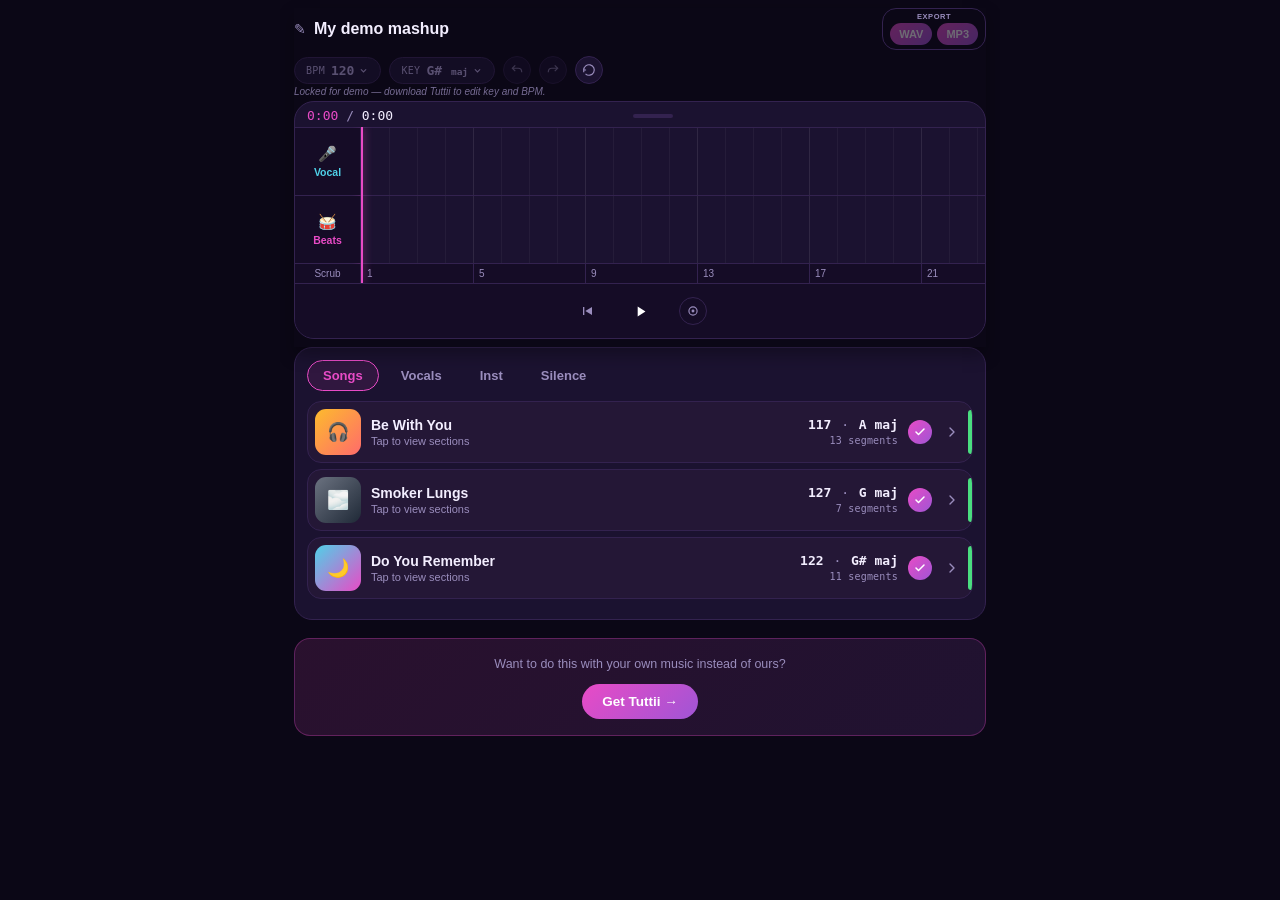
<file: index.html>
<!DOCTYPE html>
<html lang="en">
<head>
<meta charset="UTF-8" />
<meta name="viewport" content="width=device-width, initial-scale=1.0" />
<title>Tuttii — Try the Editor</title>
<link rel="icon" href="data:image/svg+xml,%3Csvg xmlns='http://www.w3.org/2000/svg' viewBox='0 0 32 32'%3E%3Cdefs%3E%3ClinearGradient id='g' x1='0' y1='0' x2='1' y2='1'%3E%3Cstop offset='0' stop-color='%23E84BC6'/%3E%3Cstop offset='1' stop-color='%23A055D5'/%3E%3C/linearGradient%3E%3C/defs%3E%3Crect width='32' height='32' rx='8' fill='%230B0716'/%3E%3Ccircle cx='16' cy='16' r='10' fill='url(%23g)'/%3E%3C/svg%3E" />
<link rel="stylesheet" href="./src/style.css" />
<script>
  // Set before first paint (not in main.js, which runs after parsing) so an
  // embedded page never flashes the standalone fixed-height shell first.
  if (window.self !== window.top) document.documentElement.classList.add("embedded");
</script>
</head>
<body>

<div class="app">

  <div class="app-top">

  <div class="header">
    <div class="title-row">
      <span class="pencil">✎</span>
      <input class="title-input" id="titleInput" value="My demo mashup" />
    </div>
    <div class="export-group">
      <span class="export-caption">Export</span>
      <div class="export-buttons">
        <button class="export-btn small" id="exportWavBtn">WAV</button>
        <button class="export-btn small" id="exportMp3Btn">MP3</button>
      </div>
    </div>
  </div>

  <div class="toolbar-row">
    <div class="toolbar-pill locked">BPM <b>120</b> <svg class="pill-chevron" viewBox="0 0 24 24" fill="none" stroke="currentColor" stroke-width="2.5" stroke-linecap="round"><path d="M7 10l5 5 5-5"/></svg></div>
    <div class="toolbar-pill locked">KEY <b>G# <span class="key-qual">maj</span></b> <svg class="pill-chevron" viewBox="0 0 24 24" fill="none" stroke="currentColor" stroke-width="2.5" stroke-linecap="round"><path d="M7 10l5 5 5-5"/></svg></div>
    <div class="icon-circle" id="undoBtn" title="Undo">
      <svg viewBox="0 0 24 24" fill="none" stroke="currentColor" stroke-width="2"><path d="M9 14L4 9l5-5"/><path d="M4 9h10a6 6 0 016 6v1"/></svg>
    </div>
    <div class="icon-circle" id="redoBtn" title="Redo">
      <svg viewBox="0 0 24 24" fill="none" stroke="currentColor" stroke-width="2"><path d="M15 14l5-5-5-5"/><path d="M20 9H10a6 6 0 00-6 6v1"/></svg>
    </div>
    <div class="icon-circle" id="resetBtn" title="Reset arrangement">
      <svg viewBox="0 0 24 24" fill="none" stroke="currentColor" stroke-width="2"><path d="M3 12a9 9 0 1 1 3 6.7"/><path d="M3 16v-4h4"/></svg>
    </div>
  </div>
  <p class="lock-caption">Locked for demo — download Tuttii to edit key and BPM.</p>

  <div class="timeline-wrap">
    <div class="time-header">
      <div class="time-readout"><span class="cur" id="timeCur">0:00</span> <span class="sep">/</span> <span id="timeTotal">0:00</span></div>
      <div class="grabber"></div>
      <div class="spacer"></div>
    </div>

    <div class="scroll-area" id="scrollArea">
      <div class="scroll-inner" id="scrollInner">
        <div class="row" id="vocalRow">
          <div class="row-label vocal">
            <span class="icon">🎤</span><span>Vocal</span>
          </div>
          <div class="row-lane" id="vocalLane" data-track="vocal">
            <div class="empty-state" id="vocalEmpty"></div>
          </div>
        </div>
        <div class="row" id="beatsRow">
          <div class="row-label beats">
            <span class="icon">🥁</span><span>Beats</span>
          </div>
          <div class="row-lane beats" id="beatsLane" data-track="beats">
            <div class="empty-state" id="beatsEmpty"></div>
          </div>
        </div>
        <div class="scrub-row">
          <div class="scrub-label">Scrub</div>
          <div class="scrub-lane" id="scrubLane"></div>
        </div>
        <div class="playhead" id="playhead" style="left:0;"></div>
      </div>
    </div>

    <div class="transport">
      <button class="side-btn" id="skipStartBtn" title="Jump to start">
        <svg viewBox="0 0 24 24" fill="currentColor"><path d="M6 6h2v12H6zM9.5 12l10 6V6z"/></svg>
      </button>
      <button class="play-btn" id="playBtn">
        <svg id="playIcon" viewBox="0 0 24 24"><path d="M8 5v14l11-7z"/></svg>
      </button>
      <button class="side-btn locate-btn" id="locateBtn" title="Center on playhead">
        <svg viewBox="0 0 24 24" fill="none" stroke="currentColor" stroke-width="2"><circle cx="12" cy="12" r="7"/><circle cx="12" cy="12" r="1.5" fill="currentColor"/></svg>
      </button>
    </div>
  </div>

  </div>

  <div class="inspector" id="inspector">
    <div class="inspector-head">
      <div class="insp-bar">
        <span class="insp-eyebrow">Clip</span>
        <div class="insp-actions">
          <button class="insp-icon-btn" id="duplicateClip" title="Duplicate">
            <svg viewBox="0 0 24 24" fill="none" stroke="currentColor" stroke-width="2" stroke-linecap="round" stroke-linejoin="round"><rect x="8" y="8" width="13" height="13" rx="2"/><path d="M16 8V5a2 2 0 0 0-2-2H5a2 2 0 0 0-2 2v9a2 2 0 0 0 2 2h3"/></svg>
          </button>
          <span class="insp-divider"></span>
          <button class="insp-icon-btn delete" id="deleteClip" title="Delete">
            <svg viewBox="0 0 24 24" fill="none" stroke="currentColor" stroke-width="2" stroke-linecap="round" stroke-linejoin="round"><path d="M3 6h18"/><path d="M8 6V4a2 2 0 0 1 2-2h4a2 2 0 0 1 2 2v2"/><path d="M19 6l-1 14a2 2 0 0 1-2 2H8a2 2 0 0 1-2-2L5 6"/></svg>
          </button>
        </div>
      </div>
      <button class="insp-close" id="closeInsp" title="Close">
        <svg viewBox="0 0 24 24" fill="none" stroke="currentColor" stroke-width="2" stroke-linecap="round"><path d="M6 6l12 12M18 6L6 18"/></svg>
      </button>
    </div>
    <div class="vol-row">
      <svg class="vol-icon" viewBox="0 0 24 24" fill="none" stroke="currentColor" stroke-width="2" stroke-linecap="round" stroke-linejoin="round"><path d="M9 18V5l12-2v13"/><circle cx="6" cy="18" r="3"/><circle cx="18" cy="16" r="3"/></svg>
      <input type="range" id="volSlider" min="0" max="100" value="100" />
      <span class="vol-val" id="volVal">100%</span>
    </div>
    <p class="hint">Drag the middle to move it. Drag either edge to trim — pull past the section's original end to extend it.</p>
  </div>

  <div class="app-scroll">

  <div class="library">
    <div class="library-tabs" id="libraryTabs">
      <button class="lib-tab active" data-tab="songs">Songs</button>
      <button class="lib-tab" data-tab="vocals">Vocals</button>
      <button class="lib-tab" data-tab="inst">Inst</button>
      <button class="lib-tab" data-tab="silence">Silence</button>
    </div>
    <div id="songLibrary"></div>
  </div>

  <div class="cta">
    <p>Want to do this with your own music instead of ours?</p>
    <a href="https://tuttii.app/#beta-signup" id="ctaLink" target="_blank" rel="noopener noreferrer">Get Tuttii →</a>
  </div>

  </div>

  <div id="errBanner" style="display:none; position:fixed; left:12px; right:12px; bottom:12px; background:#3a0d1e; border:1px solid #ff7a9c; color:#ffd6e2; font-size:11.5px; padding:10px 12px; border-radius:12px; z-index:9999; line-height:1.5;"></div>

</div>

<script type="module" src="./src/main.js"></script>
</body>
</html>
</file>
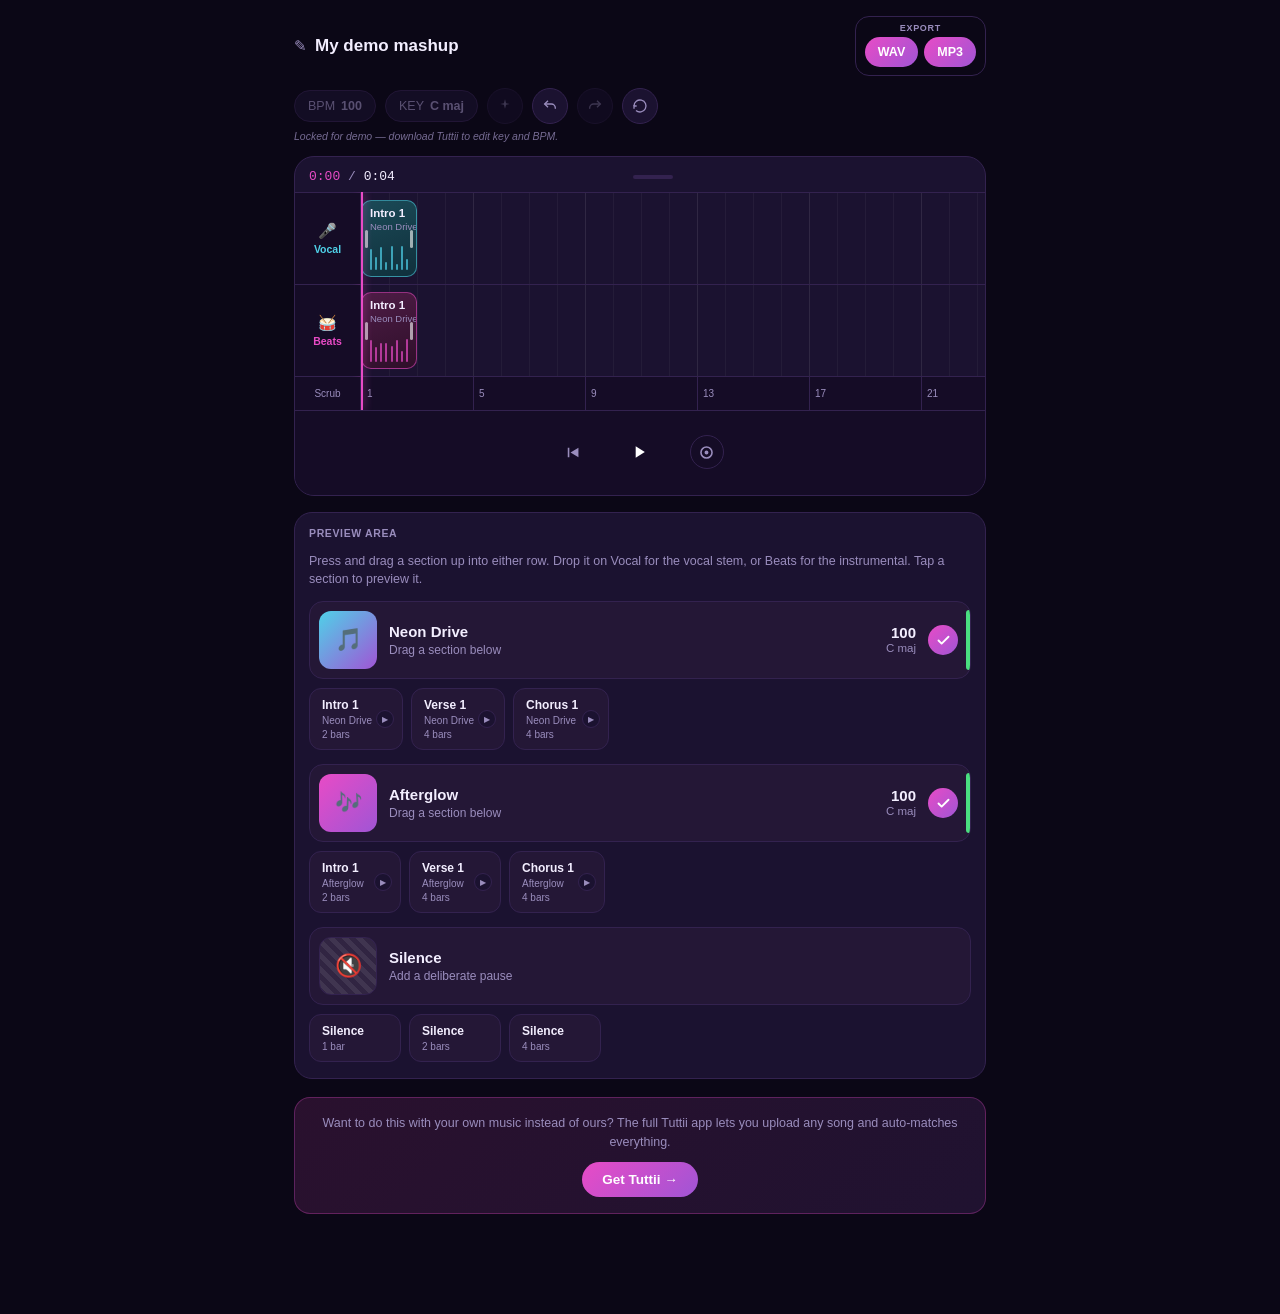
<file: tuttii-mini-editor.html>
<!DOCTYPE html>
<html lang="en">
<head>
<meta charset="UTF-8" />
<meta name="viewport" content="width=device-width, initial-scale=1.0" />
<title>Tuttii — Try the Editor</title>
<style>
  :root {
    --ink: #0B0716;
    --ink-2: #150C26;
    --panel: #1B1230;
    --panel-2: #241736;
    --violet: #A055D5;
    --pink: #E84BC6;
    --cyan: #4FD1E8;
    --text: #F3EEFF;
    --text-dim: #9A8DBD;
    --border: #33224F;
    --label-w: 66px;
  }
  * { box-sizing: border-box; -webkit-tap-highlight-color: transparent; }
  html, body {
    margin: 0; padding: 0;
    background: var(--ink);
    color: var(--text);
    font-family: -apple-system, BlinkMacSystemFont, "Segoe UI", Inter, sans-serif;
    overscroll-behavior: none;
  }
  .app {
    max-width: 720px;
    margin: 0 auto;
    padding: 16px 14px 100px;
    min-height: 100vh;
  }

  /* Header */
  .header {
    display: flex;
    align-items: center;
    justify-content: space-between;
    gap: 10px;
    margin-bottom: 12px;
  }
  .title-row { display: flex; align-items: center; gap: 8px; flex: 1; min-width: 0; }
  .pencil { color: var(--text-dim); font-size: 15px; flex-shrink: 0; }
  .title-input {
    background: none;
    border: none;
    color: var(--text);
    font-size: 17px;
    font-weight: 700;
    width: 100%;
    min-width: 0;
    padding: 4px 0;
    font-family: inherit;
  }
  .title-input:focus { outline: none; border-bottom: 1px solid var(--violet); }
  .export-btn {
    background: linear-gradient(135deg, var(--pink), var(--violet));
    color: white;
    border: none;
    padding: 9px 18px;
    border-radius: 999px;
    font-weight: 600;
    font-size: 13.5px;
    cursor: pointer;
    white-space: nowrap;
    flex-shrink: 0;
  }
  .export-btn:disabled { opacity: 0.4; cursor: default; }
  .export-btn:active { transform: scale(0.97); }
  .export-group {
    display: flex;
    flex-direction: column;
    align-items: center;
    gap: 4px;
    padding: 6px 9px 8px;
    border: 1px solid var(--border);
    border-radius: 14px;
    flex-shrink: 0;
  }
  .export-caption {
    font-size: 9px;
    text-transform: uppercase;
    letter-spacing: 0.08em;
    color: var(--text-dim);
    font-weight: 700;
  }
  .export-buttons { display: flex; gap: 6px; }
  .export-btn.small { padding: 8px 13px; font-size: 12.5px; }

  .toolbar-row {
    display: flex;
    align-items: center;
    gap: 9px;
    margin-bottom: 14px;
  }
  .toolbar-pill {
    background: var(--panel);
    border: 1px solid var(--border);
    border-radius: 999px;
    padding: 8px 13px;
    font-size: 12.5px;
    color: var(--text-dim);
    display: flex;
    align-items: center;
    gap: 6px;
    cursor: default;
  }
  .toolbar-pill b { color: var(--text); font-weight: 600; }
  .toolbar-pill.locked { opacity: 0.55; }
  .toolbar-pill.locked b { color: var(--text-dim); }
  .icon-circle {
    width: 36px; height: 36px;
    border-radius: 50%;
    background: var(--panel);
    border: 1px solid var(--border);
    display: flex; align-items: center; justify-content: center;
    cursor: pointer;
    flex-shrink: 0;
    color: var(--text-dim);
  }
  .icon-circle:active { transform: scale(0.94); }
  .icon-circle.disabled { opacity: 0.35; cursor: default; }
  .icon-circle.disabled:active { transform: none; }
  .icon-circle svg { width: 16px; height: 16px; }

  .lock-caption {
    font-size: 10.5px;
    font-style: italic;
    color: var(--text-dim);
    opacity: 0.75;
    margin: -8px 0 14px;
  }

  /* Timeline card */
  .timeline-wrap {
    background: var(--panel);
    border: 1px solid var(--border);
    border-radius: 20px;
    overflow: hidden;
    margin-bottom: 16px;
  }
  .time-header {
    display: flex;
    align-items: center;
    justify-content: space-between;
    padding: 12px 14px 8px;
  }
  .time-readout {
    font-size: 13px;
    font-family: ui-monospace, "SF Mono", Menlo, monospace;
  }
  .time-readout .cur { color: var(--pink); }
  .time-readout .sep { color: var(--text-dim); }
  .grabber {
    width: 40px; height: 4px;
    border-radius: 2px;
    background: var(--border);
  }
  .time-header .spacer { width: 60px; }

  .scroll-area {
    overflow-x: auto;
    overflow-y: hidden;
    -webkit-overflow-scrolling: touch;
  }
  .scroll-inner {
    position: relative;
  }

  .row {
    display: flex;
    height: 92px;
    border-top: 1px solid var(--border);
  }
  .row-label {
    position: sticky;
    left: 0;
    z-index: 3;
    width: var(--label-w);
    flex-shrink: 0;
    display: flex;
    flex-direction: column;
    align-items: center;
    justify-content: center;
    gap: 3px;
    background: var(--ink-2);
    border-right: 1px solid var(--border);
    font-size: 10.5px;
    font-weight: 700;
  }
  .row-label .icon { font-size: 15px; }
  .row-label.vocal { color: var(--cyan); }
  .row-label.beats { color: var(--pink); }
  .row-lane {
    position: relative;
    flex-shrink: 0;
  }
  .bar-line {
    position: absolute;
    top: 0; bottom: 0;
    border-left: 1px solid rgba(255,255,255,0.045);
  }
  .bar-line.major { border-left-color: rgba(255,255,255,0.09); }

  .row-lane.drop-valid { background: rgba(79,209,232,0.06); }
  .row-lane.beats.drop-valid { background: rgba(232,75,198,0.06); }
  .row-lane.drop-invalid { background: rgba(255,90,90,0.06); }

  .scrub-row {
    display: flex;
    height: 34px;
    border-top: 1px solid var(--border);
    background: var(--ink-2);
  }
  .scrub-label {
    position: sticky;
    left: 0;
    z-index: 3;
    width: var(--label-w);
    flex-shrink: 0;
    display: flex;
    align-items: center;
    justify-content: center;
    font-size: 10px;
    color: var(--text-dim);
    background: var(--ink-2);
    border-right: 1px solid var(--border);
  }
  .scrub-lane {
    position: relative;
    flex-shrink: 0;
    cursor: pointer;
  }
  .scrub-tick {
    position: absolute;
    top: 0; bottom: 0;
    display: flex;
    align-items: center;
    font-size: 10px;
    color: var(--text-dim);
    padding-left: 5px;
    border-left: 1px solid var(--border);
  }

  .playhead {
    position: absolute;
    top: 0; bottom: 0;
    width: 2px;
    background: var(--pink);
    box-shadow: 0 0 8px rgba(232,75,198,0.85);
    z-index: 2;
    pointer-events: none;
  }

  .clip {
    position: absolute;
    top: 7px;
    bottom: 7px;
    border-radius: 10px;
    padding: 6px 8px;
    overflow: hidden;
    cursor: grab;
    touch-action: none;
    user-select: none;
    display: flex;
    flex-direction: column;
    justify-content: flex-start;
    z-index: 1;
  }
  .clip.vocal {
    background: linear-gradient(160deg, #1B4A57, #10303C);
    border: 1px solid rgba(79,209,232,0.55);
  }
  .clip.beats {
    background: linear-gradient(160deg, #4E1C46, #2E0F29);
    border: 1px solid rgba(232,75,198,0.55);
  }
  .clip.selected.vocal { border-color: var(--cyan); box-shadow: 0 0 0 2px rgba(79,209,232,0.35); }
  .clip.selected.beats { border-color: var(--pink); box-shadow: 0 0 0 2px rgba(232,75,198,0.35); }
  .clip.silence {
    background: repeating-linear-gradient(45deg, rgba(255,255,255,0.03), rgba(255,255,255,0.03) 6px, rgba(255,255,255,0.07) 6px, rgba(255,255,255,0.07) 12px);
    border: 1px dashed var(--text-dim);
  }
  .clip.silence .clip-name, .clip.silence .clip-sub { color: var(--text-dim); }
  .clip.silence.selected { border-color: var(--text); box-shadow: 0 0 0 2px rgba(255,255,255,0.18); }
  .clip-name { font-size: 11.5px; font-weight: 700; line-height: 1.2; white-space: nowrap; }
  .clip-sub { font-size: 9.5px; color: var(--text-dim); white-space: nowrap; }
  .clip-wave {
    display: flex;
    align-items: flex-end;
    justify-content: space-between;
    height: 26px;
    margin-top: auto;
  }
  .clip.vocal .clip-wave span { background: rgba(79,209,232,0.7); }
  .clip.beats .clip-wave span { background: rgba(232,75,198,0.7); }
  .clip-wave span { width: 2px; flex-shrink: 0; border-radius: 1px; }

  .handle {
    position: absolute;
    top: 0; bottom: 0;
    width: 9px;
    cursor: ew-resize;
    touch-action: none;
    display: flex;
    align-items: center;
    justify-content: center;
  }
  .handle.left { left: 0; }
  .handle.right { right: 0; }
  .handle::after {
    content: '';
    width: 2.5px;
    height: 18px;
    border-radius: 2px;
    background: rgba(255,255,255,0.6);
  }

  /* Transport */
  .transport {
    display: flex;
    align-items: center;
    justify-content: center;
    gap: 24px;
    padding: 14px 0 16px;
    border-top: 1px solid var(--border);
    background: var(--ink-2);
  }
  .transport button {
    background: none;
    border: none;
    color: var(--text-dim);
    cursor: pointer;
    display: flex;
    align-items: center;
    justify-content: center;
  }
  .transport button:active { transform: scale(0.92); }
  .transport .side-btn svg { width: 19px; height: 19px; }
  .play-btn {
    width: 54px; height: 54px;
    border-radius: 50%;
    background: linear-gradient(135deg, var(--pink), var(--violet));
  }
  .play-btn svg { width: 20px; height: 20px; fill: white; }
  .locate-btn {
    width: 34px; height: 34px;
    border-radius: 50%;
    border: 1px solid var(--border) !important;
  }
  .locate-btn svg { width: 15px; height: 15px; }

  /* Clip inspector */
  .inspector {
    position: fixed;
    left: 12px; right: 12px; bottom: 12px;
    max-width: 692px;
    margin: 0 auto;
    background: var(--panel-2);
    border: 1px solid var(--border);
    border-radius: 16px;
    padding: 14px 16px;
    box-shadow: 0 8px 28px rgba(0,0,0,0.5);
    z-index: 400;
    display: none;
  }
  .inspector.show { display: block; }
  .inspector-head {
    display: flex;
    justify-content: space-between;
    align-items: center;
    margin-bottom: 12px;
  }
  .inspector-head .name { font-size: 13.5px; font-weight: 700; }
  .inspector-head .name span { color: var(--text-dim); font-weight: 400; font-size: 11.5px; }
  .close-inspector, .delete-clip {
    background: var(--panel-2);
    border: 1px solid var(--border);
    color: var(--text-dim);
    width: 30px; height: 30px;
    border-radius: 50%;
    cursor: pointer;
    display: flex; align-items: center; justify-content: center;
  }
  .delete-clip { color: #FF7A9C; }
  .vol-row { display: flex; align-items: center; gap: 10px; }
  .vol-row input[type=range] { flex: 1; accent-color: var(--pink); }
  .vol-row .vol-val { font-size: 12.5px; color: var(--text-dim); width: 38px; text-align: right; }
  .hint { font-size: 11px; color: var(--text-dim); margin-top: 10px; line-height: 1.5; }

  /* Library */
  .library {
    background: var(--panel);
    border: 1px solid var(--border);
    border-radius: 18px;
    padding: 14px 14px 16px;
  }
  .library-caption {
    font-size: 10.5px;
    font-weight: 700;
    text-transform: uppercase;
    letter-spacing: 0.06em;
    color: var(--text-dim);
    display: block;
    margin-bottom: 8px;
  }
  .library-title {
    font-size: 12.5px;
    color: var(--text-dim);
    margin-bottom: 12px;
    line-height: 1.5;
  }
  .song-header {
    display: flex;
    align-items: center;
    gap: 12px;
    padding: 9px 12px 9px 9px;
    margin-bottom: 9px;
    background: var(--panel-2);
    border-radius: 14px;
    border: 1px solid var(--border);
    position: relative;
    overflow: hidden;
  }
  .song-header:first-child { margin-top: 0; }
  .song-thumb {
    width: 58px; height: 58px;
    border-radius: 12px;
    display: flex;
    align-items: center;
    justify-content: center;
    font-size: 22px;
    flex-shrink: 0;
  }
  .song-thumb.silence-thumb {
    background: repeating-linear-gradient(45deg, rgba(255,255,255,0.06), rgba(255,255,255,0.06) 5px, rgba(255,255,255,0.13) 5px, rgba(255,255,255,0.13) 10px);
    border: 1px solid var(--border);
  }
  .song-info { min-width: 0; flex: 1; }
  .song-title {
    font-size: 15px; font-weight: 700; color: var(--text); line-height: 1.25;
    white-space: nowrap; overflow: hidden; text-overflow: ellipsis;
  }
  .song-sub { font-size: 12px; color: var(--text-dim); margin-top: 1px; }
  .song-meta { text-align: right; flex-shrink: 0; line-height: 1.2; }
  .song-meta .bpm { font-size: 15px; font-weight: 700; color: var(--text); }
  .song-meta .key { font-size: 11.5px; color: var(--text-dim); }
  .song-check {
    width: 30px; height: 30px;
    border-radius: 50%;
    background: linear-gradient(135deg, var(--pink), var(--violet));
    display: flex; align-items: center; justify-content: center;
    flex-shrink: 0;
  }
  .song-check svg { width: 15px; height: 15px; }
  .song-match-bar {
    position: absolute;
    right: 0; top: 8px; bottom: 8px;
    width: 4px;
    background: #4ADE80;
    border-radius: 3px 0 0 3px;
  }

  .chip-row {
    display: flex;
    flex-wrap: nowrap;
    gap: 8px;
    overflow-x: auto;
    padding-bottom: 10px;
    margin-bottom: 4px;
    -webkit-overflow-scrolling: touch;
  }
  .chip-row:last-child { margin-bottom: 0; padding-bottom: 0; }
  .section-chip {
    flex-shrink: 0;
    display: flex;
    flex-direction: column;
    gap: 3px;
    background: var(--panel-2);
    border: 1px solid var(--border);
    border-radius: 12px;
    padding: 9px 30px 9px 12px;
    cursor: grab;
    min-width: 92px;
    position: relative;
  }
  .section-chip:active { background: var(--ink-2); }
  .section-chip.playing {
    border-color: var(--violet);
    box-shadow: 0 0 0 1px rgba(160,85,213,0.4), 0 0 10px rgba(160,85,213,0.25);
  }
  .section-chip .label { font-size: 12px; font-weight: 700; white-space: nowrap; }
  .section-chip .song { font-size: 10px; color: var(--text-dim); white-space: nowrap; }
  .section-chip .dur { font-size: 10px; color: var(--text-dim); white-space: nowrap; }
  .chip-play-icon {
    position: absolute;
    top: 50%; right: 8px;
    transform: translateY(-50%);
    width: 18px; height: 18px;
    border-radius: 50%;
    background: var(--panel);
    border: 1px solid var(--border);
    display: flex; align-items: center; justify-content: center;
    color: var(--text-dim);
    font-size: 8px;
    flex-shrink: 0;
  }
  .section-chip.playing .chip-play-icon {
    background: var(--violet);
    border-color: var(--violet);
    color: white;
  }

  /* Drag ghost */
  .drag-ghost {
    position: fixed;
    z-index: 999;
    border-radius: 10px;
    padding: 6px 8px;
    pointer-events: none;
    opacity: 0.92;
    height: 60px;
  }
  .drag-ghost.vocal { background: rgba(79,209,232,0.85); border: 1px solid var(--cyan); }
  .drag-ghost.beats { background: rgba(232,75,198,0.85); border: 1px solid var(--pink); }
  .drag-ghost.neutral { background: rgba(160,85,213,0.85); border: 1px solid var(--violet); }
  .drag-ghost .clip-name { color: var(--ink); font-size: 11.5px; font-weight: 700; }
  .drag-ghost .clip-sub { color: rgba(11,7,22,0.7); font-size: 9.5px; }

  /* CTA */
  .cta {
    margin-top: 18px;
    background: linear-gradient(135deg, rgba(232,75,198,0.14), rgba(160,85,213,0.14));
    border: 1px solid rgba(232,75,198,0.3);
    border-radius: 16px;
    padding: 16px;
    text-align: center;
  }
  .cta p { margin: 0 0 10px; font-size: 12.5px; color: var(--text-dim); line-height: 1.5; }
  .cta a {
    display: inline-block;
    background: linear-gradient(135deg, var(--pink), var(--violet));
    color: white;
    text-decoration: none;
    font-weight: 600;
    font-size: 13.5px;
    padding: 10px 20px;
    border-radius: 999px;
  }

  .empty-state {
    position: absolute;
    inset: 0;
    display: flex;
    align-items: center;
    padding-left: 12px;
    font-size: 11px;
    color: var(--text-dim);
    pointer-events: none;
    width: 260px;
  }
</style>
</head>
<body>

<div class="app">

  <div class="header">
    <div class="title-row">
      <span class="pencil">✎</span>
      <input class="title-input" id="titleInput" value="My demo mashup" />
    </div>
    <div class="export-group">
      <span class="export-caption">Export</span>
      <div class="export-buttons">
        <button class="export-btn small" id="exportWavBtn">WAV</button>
        <button class="export-btn small" id="exportMp3Btn">MP3</button>
      </div>
    </div>
  </div>

  <div class="toolbar-row">
    <div class="toolbar-pill locked">BPM <b>100</b></div>
    <div class="toolbar-pill locked">KEY <b>C maj</b></div>
    <div class="icon-circle disabled" title="Tuttii auto-matches key & tempo — locked for this demo">
      <svg viewBox="0 0 24 24" fill="currentColor"><path d="M12 2l1.6 5.8L19 9l-5.4 1.2L12 16l-1.6-5.8L5 9l5.4-1.2z"/></svg>
    </div>
    <div class="icon-circle" id="undoBtn" title="Undo">
      <svg viewBox="0 0 24 24" fill="none" stroke="currentColor" stroke-width="2"><path d="M9 14L4 9l5-5"/><path d="M4 9h10a6 6 0 016 6v1"/></svg>
    </div>
    <div class="icon-circle" id="redoBtn" title="Redo">
      <svg viewBox="0 0 24 24" fill="none" stroke="currentColor" stroke-width="2"><path d="M15 14l5-5-5-5"/><path d="M20 9H10a6 6 0 00-6 6v1"/></svg>
    </div>
    <div class="icon-circle" id="resetBtn" title="Reset arrangement">
      <svg viewBox="0 0 24 24" fill="none" stroke="currentColor" stroke-width="2"><path d="M3 12a9 9 0 1 1 3 6.7"/><path d="M3 16v-4h4"/></svg>
    </div>
  </div>
  <p class="lock-caption">Locked for demo — download Tuttii to edit key and BPM.</p>

  <div class="timeline-wrap">
    <div class="time-header">
      <div class="time-readout"><span class="cur" id="timeCur">0:00</span> <span class="sep">/</span> <span id="timeTotal">0:00</span></div>
      <div class="grabber"></div>
      <div class="spacer"></div>
    </div>

    <div class="scroll-area" id="scrollArea">
      <div class="scroll-inner" id="scrollInner">
        <div class="row" id="vocalRow">
          <div class="row-label vocal">
            <span class="icon">🎤</span><span>Vocal</span>
          </div>
          <div class="row-lane" id="vocalLane" data-track="vocal">
            <div class="empty-state" id="vocalEmpty">Drop a section here for its vocal stem</div>
          </div>
        </div>
        <div class="row" id="beatsRow">
          <div class="row-label beats">
            <span class="icon">🥁</span><span>Beats</span>
          </div>
          <div class="row-lane beats" id="beatsLane" data-track="beats">
            <div class="empty-state" id="beatsEmpty">Drop a section here for its instrumental stem</div>
          </div>
        </div>
        <div class="scrub-row">
          <div class="scrub-label">Scrub</div>
          <div class="scrub-lane" id="scrubLane"></div>
        </div>
        <div class="playhead" id="playhead" style="left:0;"></div>
      </div>
    </div>

    <div class="transport">
      <button class="side-btn" id="skipStartBtn" title="Jump to start">
        <svg viewBox="0 0 24 24" fill="currentColor"><path d="M6 6h2v12H6zM9.5 12l10 6V6z"/></svg>
      </button>
      <button class="play-btn" id="playBtn">
        <svg id="playIcon" viewBox="0 0 24 24"><path d="M8 5v14l11-7z"/></svg>
      </button>
      <button class="side-btn locate-btn" id="locateBtn" title="Center on playhead">
        <svg viewBox="0 0 24 24" fill="none" stroke="currentColor" stroke-width="2"><circle cx="12" cy="12" r="7"/><circle cx="12" cy="12" r="1.5" fill="currentColor"/></svg>
      </button>
    </div>
  </div>

  <div class="inspector" id="inspector">
    <div class="inspector-head">
      <div class="name" id="inspName">— <span id="inspSub"></span></div>
      <div style="display:flex; gap:8px;">
        <button class="close-inspector" id="duplicateClip" title="Duplicate">⧉</button>
        <button class="close-inspector" id="closeInsp">✕</button>
        <button class="delete-clip" id="deleteClip">🗑</button>
      </div>
    </div>
    <div class="vol-row">
      <span style="font-size:12.5px; color: var(--text-dim);">Vol</span>
      <input type="range" id="volSlider" min="0" max="100" value="100" />
      <span class="vol-val" id="volVal">100%</span>
    </div>
    <p class="hint">Drag the middle to move it. Drag either edge to trim — pull past the section's original end to extend it.</p>
  </div>

  <div class="library">
    <span class="library-caption">Preview Area</span>
    <p class="library-title">Press and drag a section up into either row. Drop it on Vocal for the vocal stem, or Beats for the instrumental. Tap a section to preview it.</p>
    <div id="songLibrary"></div>
  </div>

  <div class="cta">
    <p>Want to do this with your own music instead of ours? The full Tuttii app lets you upload any song and auto-matches everything.</p>
    <a href="#" id="ctaLink">Get Tuttii →</a>
  </div>

  <div id="errBanner" style="display:none; position:fixed; left:12px; right:12px; bottom:12px; background:#3a0d1e; border:1px solid #ff7a9c; color:#ffd6e2; font-size:11.5px; padding:10px 12px; border-radius:12px; z-index:9999; line-height:1.5;"></div>

</div>

<script>
(function () {
  "use strict";

  // ---------- Timing model ----------
  // Everything positional (clip.position, clip.duration, playheadPos) is in BARS.
  // Bars convert to seconds only for audio scheduling, using a fixed demo tempo.
  const BPM = 100;
  const BAR_SECONDS = (60 / BPM) * 4; // 4/4 time -> 2.4s per bar
  const BAR_PX = 28;
  const TOTAL_BARS = 32;
  const MIN_DUR_BARS = 1;

  function barsToSeconds(b) { return b * BAR_SECONDS; }
  function barsToPx(b) { return b * BAR_PX; }
  function pxToBars(px) { return px / BAR_PX; }
  function snap(bars, step) { return Math.max(0, Math.round(bars / step) * step); }
  function roundStep(v, step) { return Math.round(v / step) * step; } // signed, no floor-at-zero

  // The single source of truth for position: always the running total of
  // everything before it in the track's order. Nothing ever sets .position
  // directly anymore — call this after any change to a track's order or
  // durations, and gaps/overlaps become structurally impossible.
  function layout(type) {
    let pos = 0;
    clips[type].forEach(c => { c.position = pos; pos += c.duration; });
  }

  // ---------- Song / section data ----------
  // Sections are stem-agnostic, matching the real app: a section carries a vocal root
  // pitch (for when it's dropped as a vocal) and works generically as a beat pattern
  // (for when it's dropped as beats). Which stem you get is decided entirely by which
  // lane it lands in, not by anything in this data.
  // Silence isn't tied to a song — it's a deliberate rest, droppable into
  // either lane just like a section, but it produces no audio.
  const SILENCE_OPTIONS = [
    { id: "sil-1", label: "Silence", durBars: 1, isSilence: true },
    { id: "sil-2", label: "Silence", durBars: 2, isSilence: true },
    { id: "sil-4", label: "Silence", durBars: 4, isSilence: true },
  ];

  const SONGS = [
    {
      id: "A", name: "Neon Drive", thumbColor: "linear-gradient(135deg, #4FD1E8, #A055D5)", thumbIcon: "🎵",
      sections: [
        { id: "A-1", label: "Intro 1",  durBars: 2, root: 349.23 },
        { id: "A-2", label: "Verse 1",  durBars: 4, root: 392.00 },
        { id: "A-3", label: "Chorus 1", durBars: 4, root: 440.00 },
      ],
    },
    {
      id: "B", name: "Afterglow", thumbColor: "linear-gradient(135deg, #E84BC6, #A055D5)", thumbIcon: "🎶",
      sections: [
        { id: "B-1", label: "Intro 1",  durBars: 2, root: 261.63 },
        { id: "B-2", label: "Verse 1",  durBars: 4, root: 293.66 },
        { id: "B-3", label: "Chorus 1", durBars: 4, root: 329.63 },
      ],
    },
  ];

  // clip: {uid, track, label, songName, root, position(bars), duration(bars), volume}
  let clips = { vocal: [], beats: [] };
  let uidCounter = 1;
  let selectedUid = null;

  let audioCtx = null;
  let audioUnlocked = false;
  let isPlaying = false;
  let playStartCtxTime = 0;
  let playStartBar = 0;
  let playheadBar = 0;
  let scheduledNodes = [];
  let rafId = null;

  let history = [];
  let historyIndex = -1;

  // ---------- Analytics ----------
  // Fires once per page load, the first time the user does something that
  // signals real engagement (drops a section on the timeline, or gets
  // playback going) rather than just landing on /try and reading.
  let interactionStarted = false;

  function pushAnalyticsEvent(eventName) {
    window.dataLayer = window.dataLayer || [];
    window.dataLayer.push({ event: eventName });
  }

  function trackFirstInteraction() {
    if (interactionStarted) return;
    interactionStarted = true;
    pushAnalyticsEvent("demo_interaction_started");
  }

  // ---------- DOM refs ----------
  const scrollArea = document.getElementById("scrollArea");
  const scrollInner = document.getElementById("scrollInner");
  const vocalRow = document.getElementById("vocalRow");
  const beatsRow = document.getElementById("beatsRow");
  const vocalLane = document.getElementById("vocalLane");
  const beatsLane = document.getElementById("beatsLane");
  const vocalEmpty = document.getElementById("vocalEmpty");
  const beatsEmpty = document.getElementById("beatsEmpty");
  const scrubLane = document.getElementById("scrubLane");
  const playhead = document.getElementById("playhead");
  const timeCur = document.getElementById("timeCur");
  const timeTotal = document.getElementById("timeTotal");
  const playBtn = document.getElementById("playBtn");
  const playIcon = document.getElementById("playIcon");
  const skipStartBtn = document.getElementById("skipStartBtn");
  const locateBtn = document.getElementById("locateBtn");
  const undoBtn = document.getElementById("undoBtn");
  const redoBtn = document.getElementById("redoBtn");
  const resetBtn = document.getElementById("resetBtn");
  const inspector = document.getElementById("inspector");
  const inspName = document.getElementById("inspName");
  const inspSub = document.getElementById("inspSub");
  const closeInsp = document.getElementById("closeInsp");
  const duplicateClipBtn = document.getElementById("duplicateClip");
  const deleteClipBtn = document.getElementById("deleteClip");
  const volSlider = document.getElementById("volSlider");
  const volVal = document.getElementById("volVal");
  const songLibrary = document.getElementById("songLibrary");
  const exportWavBtn = document.getElementById("exportWavBtn");
  const exportMp3Btn = document.getElementById("exportMp3Btn");
  const ctaLink = document.getElementById("ctaLink");
  const errBanner = document.getElementById("errBanner");

  function showJsError(msg) {
    errBanner.textContent = "Something broke: " + msg + " — tap to dismiss.";
    errBanner.style.display = "block";
  }
  errBanner.addEventListener("click", () => { errBanner.style.display = "none"; });
  window.addEventListener("error", (e) => showJsError(e.message + " (line " + e.lineno + ")"));
  window.addEventListener("unhandledrejection", (e) => showJsError(String(e.reason)));

  const LABEL_W = 66;
  const contentWidth = barsToPx(TOTAL_BARS);
  scrollInner.style.width = (LABEL_W + contentWidth) + "px";
  [vocalLane, beatsLane, scrubLane].forEach(el => { el.style.width = contentWidth + "px"; });

  // Scrolls the timeline just enough to bring a clip fully into view, if it
  // isn't already — used after a drop or duplicate so a new clip landing
  // outside the visible area doesn't look like nothing happened.
  function scrollClipIntoView(clip) {
    const clipLeft = LABEL_W + barsToPx(clip.position);
    const clipRight = clipLeft + barsToPx(clip.duration);
    const viewLeft = scrollArea.scrollLeft;
    const viewRight = viewLeft + scrollArea.clientWidth;
    if (clipLeft >= viewLeft && clipRight <= viewRight) return; // already fully visible
    const target = clipRight > viewRight
      ? clipRight - scrollArea.clientWidth + 16
      : clipLeft - 16;
    scrollArea.scrollTo({ left: Math.max(0, target), behavior: "smooth" });
  }

  // ---------- Build bar grid + ruler ----------
  for (let b = 0; b < TOTAL_BARS; b++) {
    [vocalLane, beatsLane].forEach(lane => {
      const gl = document.createElement("div");
      gl.className = "bar-line" + (b % 4 === 0 ? " major" : "");
      gl.style.left = barsToPx(b) + "px";
      lane.appendChild(gl);
    });
    if (b % 4 === 0) {
      const tick = document.createElement("div");
      tick.className = "scrub-tick";
      tick.style.left = barsToPx(b) + "px";
      tick.textContent = (b + 1);
      scrubLane.appendChild(tick);
    }
  }

  // The whole row is the scrub target — no need to hit the thin playhead line
  // exactly. Press anywhere in it and the playhead snaps to your finger, then
  // tracks it continuously as you drag, just like a normal seek bar.
  scrubLane.style.touchAction = "none";
  scrubLane.addEventListener("pointerdown", (e) => {
    const pointerId = e.pointerId;
    pause();
    document.body.style.touchAction = "none";

    function seekFromEvent(ev) {
      const rect = scrubLane.getBoundingClientRect();
      const bars = pxToBars(ev.clientX - rect.left);
      playheadBar = Math.max(0, Math.min(TOTAL_BARS, bars));
      updatePlayheadEl();
    }
    seekFromEvent(e);

    function onMove(ev) {
      if (ev.pointerId !== pointerId) return;
      ev.preventDefault();
      seekFromEvent(ev);
    }
    function onUp(ev) {
      if (ev.pointerId !== pointerId) return;
      document.removeEventListener("pointermove", onMove);
      document.removeEventListener("pointerup", onUp);
      document.removeEventListener("pointercancel", onUp);
      document.body.style.touchAction = "";
    }
    document.addEventListener("pointermove", onMove, { passive: false });
    document.addEventListener("pointerup", onUp);
    document.addEventListener("pointercancel", onUp);
  });

  // ---------- Library chips (one non-wrapping row per song; chips are stem-agnostic) ----------
  SONGS.forEach(song => {
    const header = document.createElement("div");
    header.className = "song-header";
    header.innerHTML = `
      <div class="song-thumb" style="background:${song.thumbColor}">${song.thumbIcon}</div>
      <div class="song-info">
        <div class="song-title">${song.name}</div>
        <div class="song-sub">Drag a section below</div>
      </div>
      <div class="song-meta"><div class="bpm">100</div><div class="key">C maj</div></div>
      <div class="song-check" title="Pre-matched, ready to drag">
        <svg viewBox="0 0 24 24" fill="none" stroke="white" stroke-width="3" stroke-linecap="round" stroke-linejoin="round"><polyline points="20 6 9 17 4 12"/></svg>
      </div>
      <div class="song-match-bar"></div>
    `;
    songLibrary.appendChild(header);

    const row = document.createElement("div");
    row.className = "chip-row";
    song.sections.forEach(sec => row.appendChild(makeChip(sec, song.name)));
    songLibrary.appendChild(row);
  });

  const silHeader = document.createElement("div");
  silHeader.className = "song-header";
  silHeader.innerHTML = `
    <div class="song-thumb silence-thumb">🔇</div>
    <div class="song-info">
      <div class="song-title">Silence</div>
      <div class="song-sub">Add a deliberate pause</div>
    </div>
  `;
  songLibrary.appendChild(silHeader);

  const silRow = document.createElement("div");
  silRow.className = "chip-row";
  SILENCE_OPTIONS.forEach(sec => silRow.appendChild(makeChip(sec, "")));
  songLibrary.appendChild(silRow);

  function makeChip(sec, songName) {
    const chip = document.createElement("div");
    chip.className = "section-chip";
    chip.style.touchAction = "none";
    const playIconHtml = sec.isSilence ? "" : `<span class="chip-play-icon">▶</span>`;
    chip.innerHTML = `<span class="label">${sec.label}</span>${songName ? `<span class="song">${songName}</span>` : ""}<span class="dur">${sec.durBars} bar${sec.durBars > 1 ? "s" : ""}</span>${playIconHtml}`;
    chip.addEventListener("pointerdown", (e) => startChipDrag(e, sec, songName, chip));
    return chip;
  }

  // ---------- Drag-and-drop from library into timeline ----------
  // Sections carry no stem type of their own — whichever lane the chip is dropped
  // into (Vocal or Beats) decides which stem gets added. The ghost's color updates
  // live as you drag over each lane, previewing which stem you're about to place.
  function startChipDrag(e, sec, songName, chipEl) {
    const startX = e.clientX, startY = e.clientY;
    const pointerId = e.pointerId;
    let dragging = false;
    let ghost = null;
    let hoverType = null;

    // Claim this touch fully, right away — don't wait for movement to decide.
    // Waiting and hoping the browser hands control back mid-gesture is exactly
    // the kind of handoff mobile Safari is unreliable about.
    document.body.style.touchAction = "none";
    const chipRow = e.currentTarget.closest(".chip-row");
    const startScrollLeft = chipRow ? chipRow.scrollLeft : 0;

    function positionGhost(x, y) {
      ghost.style.left = (x - ghost.offsetWidth / 2) + "px";
      ghost.style.top = (y - 30) + "px";
    }

    function updateHighlight(x, y) {
      [vocalLane, beatsLane].forEach(l => l.classList.remove("drop-valid"));
      const el = document.elementFromPoint(x, y);
      const lane = el && el.closest(".row-lane");
      const type = lane ? lane.dataset.track : null;
      if (type) lane.classList.add("drop-valid");
      if (type !== hoverType) {
        hoverType = type;
        ghost.classList.remove("vocal", "beats", "neutral");
        ghost.classList.add(hoverType || "neutral");
      }
    }

    function clearHighlight() {
      [vocalLane, beatsLane].forEach(l => l.classList.remove("drop-valid"));
    }

    function onMove(ev) {
      if (ev.pointerId !== pointerId) return;
      ev.preventDefault(); // safe unconditionally now — nothing native is relying on this gesture
      const dx = ev.clientX - startX, dy = ev.clientY - startY;

      if (!dragging) {
        if (startY - ev.clientY > 18) {
          dragging = true;
          ghost = document.createElement("div");
          ghost.className = "drag-ghost neutral";
          ghost.style.width = barsToPx(sec.durBars) + "px";
          ghost.innerHTML = `<div class="clip-name">${sec.label}</div><div class="clip-sub">${songName}</div>`;
          document.body.appendChild(ghost);
        } else {
          // Not lifted out yet — replicate the row's native horizontal scroll by hand,
          // since touch-action:none means the browser won't do it for us anymore.
          if (chipRow) chipRow.scrollLeft = startScrollLeft - dx;
          return;
        }
      }

      positionGhost(ev.clientX, ev.clientY);
      updateHighlight(ev.clientX, ev.clientY);
    }

    function onUp(ev) {
      if (ev.pointerId !== pointerId) return;
      document.removeEventListener("pointermove", onMove);
      document.removeEventListener("pointerup", onUp);
      document.removeEventListener("pointercancel", onUp);
      document.body.style.touchAction = "";
      clearHighlight();

      if (dragging) {
        const el = document.elementFromPoint(ev.clientX, ev.clientY);
        const lane = el && el.closest(".row-lane");
        if (lane) {
          const type = lane.dataset.track;
          const rect = lane.getBoundingClientRect();
          const cursorBars = pxToBars(ev.clientX - rect.left);
          dropSectionAt(sec, type, songName, cursorBars);
        }
        if (ghost) ghost.remove();
      } else {
        // A tap with no meaningful movement — preview this section instead
        // of placing it. Silence has nothing to preview.
        if (!sec.isSilence) togglePreview(sec, chipEl);
      }
    }

    document.addEventListener("pointermove", onMove, { passive: false });
    document.addEventListener("pointerup", onUp);
    document.addEventListener("pointercancel", onUp);
  }

  // Drops a new clip using cursor position (in bars) to decide placement:
  // - Dropped past the midpoint of an existing clip -> appended right after it.
  // - Dropped before the midpoint of an existing clip -> inserted before it,
  //   pushing that clip (and anything after it) forward by exactly enough bars.
  // - Dropped in open space -> placed centered under the cursor, snapped to grid.
  // A final left-to-right pass then closes any remaining overlaps that result.
  function dropSectionAt(sec, type, songName, cursorBars) {
    const clip = {
      uid: uidCounter++,
      track: type,
      label: sec.label,
      songName: songName,
      root: sec.root || 220,
      position: 0,
      duration: sec.durBars,
      volume: 1,
      isSilence: !!sec.isSilence,
    };

    const arr = clips[type];
    let insertIdx = arr.length; // default: append at the end
    for (let i = 0; i < arr.length; i++) {
      const c = arr[i];
      if (cursorBars < c.position + c.duration) {
        const midpoint = c.position + c.duration / 2;
        insertIdx = (cursorBars >= midpoint) ? i + 1 : i;
        break;
      }
    }

    arr.splice(insertIdx, 0, clip);
    layout(type);

    trackFirstInteraction();
    renderClips();
    selectClip(clip.uid);
    scrollClipIntoView(clip);
    commitHistory();
  }

  function createClip(sec, type, songName) {
    const clip = {
      uid: uidCounter++,
      track: type,
      label: sec.label,
      songName: songName,
      root: sec.root || 220,
      position: 0,
      duration: sec.durBars,
      volume: 1,
    };
    clips[type].push(clip);
    layout(type);
    renderClips();
    selectClip(clip.uid);
    commitHistory();
  }

  // ---------- Render clips ----------
  function renderClips() {
    vocalLane.querySelectorAll(".clip").forEach(el => el.remove());
    beatsLane.querySelectorAll(".clip").forEach(el => el.remove());
    vocalEmpty.style.display = clips.vocal.length ? "none" : "flex";
    beatsEmpty.style.display = clips.beats.length ? "none" : "flex";

    clips.vocal.forEach(c => vocalLane.appendChild(buildClipEl(c)));
    clips.beats.forEach(c => beatsLane.appendChild(buildClipEl(c)));

    const anyClips = clips.vocal.length > 0 || clips.beats.length > 0;
    exportWavBtn.disabled = !anyClips;
    exportMp3Btn.disabled = !anyClips;
    timeTotal.textContent = formatTime(barsToSeconds(timelineEndBars()));
  }

  function buildClipEl(clip) {
    const el = document.createElement("div");
    el.className = "clip " + clip.track + (clip.isSilence ? " silence" : "") + (clip.uid === selectedUid ? " selected" : "");
    el.style.left = barsToPx(clip.position) + "px";
    el.style.width = barsToPx(clip.duration) + "px";
    el.dataset.uid = clip.uid;

    let bodyHtml;
    if (clip.isSilence) {
      bodyHtml = `<div class="clip-name">Silence</div><div class="clip-sub">${clip.duration} bar${clip.duration > 1 ? "s" : ""}</div>`;
    } else {
      const widthPx = barsToPx(clip.duration);
      const barsCount = Math.max(5, Math.round(widthPx / 7));
      let waveHtml = '<div class="clip-wave">';
      for (let i = 0; i < barsCount; i++) {
        const h = 4 + Math.round(Math.abs(Math.sin(i * 1.7 + clip.uid)) * 20);
        waveHtml += `<span style="height:${h}px"></span>`;
      }
      waveHtml += "</div>";
      bodyHtml = `<div class="clip-name">${clip.label}</div><div class="clip-sub">${clip.songName}</div>${waveHtml}`;
    }

    el.innerHTML = `
      ${bodyHtml}
      <div class="handle left"></div>
      <div class="handle right"></div>
    `;

    el.addEventListener("pointerdown", (e) => {
      if (e.target.classList.contains("handle")) return;
      startClipMove(e, clip, el);
    });
    el.querySelector(".handle.left").addEventListener("pointerdown", (e) => startClipTrim(e, clip, el, "left"));
    el.querySelector(".handle.right").addEventListener("pointerdown", (e) => startClipTrim(e, clip, el, "right"));

    return el;
  }

  function startClipMove(e, clip, el) {
    e.preventDefault();
    el.setPointerCapture(e.pointerId);
    const startX = e.clientX;
    const startCenterBars = clip.position + clip.duration / 2;
    let moved = false;
    let liveDx = 0;
    selectClip(clip.uid);

    function onMove(ev) {
      const dx = pxToBars(ev.clientX - startX);
      if (Math.abs(dx) > 0.05) moved = true;
      liveDx = dx;
      // Free visual drag only — the real array order (and therefore every
      // clip's actual position) is untouched until release, so nothing here
      // can produce a gap or overlap mid-gesture.
      el.style.left = barsToPx(clip.position + dx) + "px";
    }
    function onUp() {
      el.releasePointerCapture(e.pointerId);
      el.removeEventListener("pointermove", onMove);
      el.removeEventListener("pointerup", onUp);
      if (moved) {
        reorderClip(clip, startCenterBars + liveDx);
        commitHistory();
      } else {
        openInspector(clip.uid); // plain tap on an existing clip -> inspect it
      }
    }
    el.addEventListener("pointermove", onMove);
    el.addEventListener("pointerup", onUp);
  }

  // Figures out where a dragged clip's center point falls among its siblings
  // (laid out flush, as if the dragged clip weren't there) and splices it
  // into that slot. layout() then re-derives every position from scratch,
  // so the result is always gapless regardless of where exactly it was dropped.
  function reorderClip(clip, virtualCenterBars) {
    const type = clip.track;
    const arr = clips[type];
    const others = arr.filter(c => c !== clip);

    let pos = 0;
    const laidOut = others.map(c => {
      const item = { clip: c, position: pos, duration: c.duration };
      pos += c.duration;
      return item;
    });

    let targetIdx = laidOut.length; // default: last
    for (let i = 0; i < laidOut.length; i++) {
      const s = laidOut[i];
      if (virtualCenterBars < s.position + s.duration) {
        const midpoint = s.position + s.duration / 2;
        targetIdx = (virtualCenterBars >= midpoint) ? i + 1 : i;
        break;
      }
    }

    arr.splice(arr.indexOf(clip), 1);
    arr.splice(targetIdx, 0, clip);
    layout(type);
    renderClips();
    selectClip(clip.uid);
  }

  function startClipTrim(e, clip, el, side) {
    e.preventDefault();
    e.stopPropagation();
    el.setPointerCapture(e.pointerId);
    const startX = e.clientX;
    const startDur = clip.duration;
    let finalDx = 0;
    selectClip(clip.uid);

    function previewDuration() {
      return side === "right"
        ? Math.max(MIN_DUR_BARS, roundStep(startDur + finalDx, 1))
        : Math.max(MIN_DUR_BARS, roundStep(startDur - finalDx, 1));
    }

    function onMove(ev) {
      finalDx = pxToBars(ev.clientX - startX);
      // The clip's start (its left edge) never moves for either handle —
      // only its width does. Dragging the left handle further left grows
      // the duration just like dragging the right handle further right
      // does; it's simply the mirrored direction. What's "backward" about
      // it is which part of the source stem gets revealed, not where the
      // clip sits on the timeline. Snapped to whole bars live, so it
      // notches into place as you drag rather than only on release.
      el.style.width = barsToPx(previewDuration()) + "px";
    }
    function onUp() {
      el.releasePointerCapture(e.pointerId);
      el.removeEventListener("pointermove", onMove);
      el.removeEventListener("pointerup", onUp);

      const type = clip.track;
      clip.duration = previewDuration();
      // Same as the right handle: this clip's position is untouched, and
      // layout() pushes everything after it out to make room, guaranteeing
      // no overlap and no gap regardless of which handle changed the length.
      layout(type);

      renderClips();
      selectClip(clip.uid);
      commitHistory();
    }
    el.addEventListener("pointermove", onMove);
    el.addEventListener("pointerup", onUp);
  }

  // ---------- Selection / inspector ----------
  function findClip(uid) {
    return clips.vocal.find(c => c.uid === uid) || clips.beats.find(c => c.uid === uid);
  }

  function selectClip(uid) {
    selectedUid = uid;
    document.querySelectorAll(".clip").forEach(el => {
      el.classList.toggle("selected", Number(el.dataset.uid) === uid);
    });
  }

  // Opens the inspector panel — only called from a deliberate tap on an
  // already-placed clip, never automatically after a drop/move/trim. Those
  // actions still highlight the clip's border via selectClip(), but popping
  // the inspector open every time would repeatedly cover the library below
  // it (it floats as a fixed overlay) and block the next drag before the
  // user ever gets a chance to start it.
  function openInspector(uid) {
    selectClip(uid);
    const clip = findClip(uid);
    if (!clip) { inspector.classList.remove("show"); return; }
    inspName.childNodes[0].textContent = clip.label + " ";
    inspSub.textContent = "· " + clip.songName;
    volSlider.value = Math.round(clip.volume * 100);
    volVal.textContent = Math.round(clip.volume * 100) + "%";
    inspector.classList.add("show");
  }

  closeInsp.addEventListener("click", () => {
    selectedUid = null;
    document.querySelectorAll(".clip").forEach(el => el.classList.remove("selected"));
    inspector.classList.remove("show");
  });

  duplicateClipBtn.addEventListener("click", () => {
    if (selectedUid == null) return;
    const original = findClip(selectedUid);
    if (!original) return;
    const type = original.track;
    const arr = clips[type];
    const idx = arr.indexOf(original);
    const clone = { ...original, uid: uidCounter++ };
    arr.splice(idx + 1, 0, clone);
    layout(type);
    renderClips();
    openInspector(clone.uid);
    scrollClipIntoView(clone);
    commitHistory();
  });

  deleteClipBtn.addEventListener("click", () => {
    if (selectedUid == null) return;
    const original = findClip(selectedUid);
    const type = original ? original.track : null;
    ["vocal", "beats"].forEach(t => { clips[t] = clips[t].filter(c => c.uid !== selectedUid); });
    if (type) layout(type); // close the gap left behind, keep the track flush
    selectedUid = null;
    inspector.classList.remove("show");
    renderClips();
    commitHistory();
  });

  volSlider.addEventListener("input", () => {
    const clip = findClip(selectedUid);
    if (!clip) return;
    clip.volume = Number(volSlider.value) / 100;
    volVal.textContent = volSlider.value + "%";
  });
  volSlider.addEventListener("change", commitHistory);

  // ---------- Undo / redo ----------
  function snapshot() { return JSON.parse(JSON.stringify(clips)); }
  function commitHistory() {
    history = history.slice(0, historyIndex + 1);
    history.push(snapshot());
    historyIndex++;
    updateHistoryButtons();
  }
  function undo() {
    if (historyIndex <= 0) return;
    historyIndex--;
    clips = JSON.parse(JSON.stringify(history[historyIndex]));
    renderClips();
    updateHistoryButtons();
  }
  function redo() {
    if (historyIndex >= history.length - 1) return;
    historyIndex++;
    clips = JSON.parse(JSON.stringify(history[historyIndex]));
    renderClips();
    updateHistoryButtons();
  }
  function updateHistoryButtons() {
    undoBtn.classList.toggle("disabled", historyIndex <= 0);
    redoBtn.classList.toggle("disabled", historyIndex >= history.length - 1);
  }
  undoBtn.addEventListener("click", undo);
  redoBtn.addEventListener("click", redo);

  // Reset is itself a tracked history entry rather than a blocking confirm
  // dialog — if it was a mistake, Undo brings the arrangement right back.
  function resetArrangement() {
    stopPreview();
    pause();
    selectedUid = null;
    inspector.classList.remove("show");
    playheadBar = 0;

    const seedSec = SONGS[0].sections[0];
    const makeSeed = (type) => ({
      uid: uidCounter++, track: type, label: seedSec.label, songName: SONGS[0].name,
      root: seedSec.root, position: 0, duration: seedSec.durBars, volume: 1, isSilence: false,
    });
    clips.vocal = [makeSeed("vocal")];
    clips.beats = [makeSeed("beats")];
    layout("vocal");
    layout("beats");

    renderClips();
    updatePlayheadEl();
    commitHistory();
  }
  resetBtn.addEventListener("click", resetArrangement);

  // ---------- Audio synthesis ----------
  function getCtx() {
    if (!audioCtx) audioCtx = new (window.AudioContext || window.webkitAudioContext)();
    return audioCtx;
  }

  // iOS/WKWebView unlock: must create + start a real buffer source inside a user gesture
  // before any subsequently-scheduled audio will be audible. Attempted silently in the
  // background (on first touch, and again on Play) — no visible UI for this in the real
  // product, so none here either. Audio itself isn't being worked on yet; this just gives
  // it its best shot without surfacing anything to the user.
  function unlockAudio() {
    const ctx = getCtx();
    try {
      const buf = ctx.createBuffer(1, 1, 22050);
      const src = ctx.createBufferSource();
      src.buffer = buf;
      src.connect(ctx.destination);
      src.start(0);
    } catch (err) {
      return;
    }
    if (ctx.state === "suspended") {
      ctx.resume().then(() => { audioUnlocked = getCtx().state === "running"; }).catch(() => {});
    } else {
      audioUnlocked = ctx.state === "running";
    }
  }

  document.addEventListener("pointerdown", () => { if (!audioUnlocked) unlockAudio(); }, { once: true, passive: true });

  let noiseBufferCache = null;
  function noiseBuffer(ctx) {
    if (noiseBufferCache && noiseBufferCache.ctx === ctx) return noiseBufferCache.buf;
    const len = Math.floor(ctx.sampleRate * 0.06);
    const buf = ctx.createBuffer(1, len, ctx.sampleRate);
    const data = buf.getChannelData(0);
    for (let i = 0; i < len; i++) data[i] = (Math.random() * 2 - 1) * (1 - i / len);
    noiseBufferCache = { ctx, buf };
    return buf;
  }

  function scheduleClip(ctx, dest, clip, at, dur) {
    if (clip.isSilence) return; // occupies time in the sequence, produces no sound
    if (clip.track === "vocal") scheduleVocal(ctx, dest, clip, at, dur);
    else scheduleBeats(ctx, dest, clip, at, dur);
  }

  function scheduleVocal(ctx, dest, clip, at, dur) {
    const cell = 0.5;
    const ratios = [1, 1.25, 1.5, 1.25];
    let t = 0, i = 0;
    while (t < dur) {
      const noteLen = Math.min(cell, dur - t);
      const osc = ctx.createOscillator();
      const gain = ctx.createGain();
      osc.type = "sine";
      osc.frequency.value = clip.root * ratios[i % ratios.length];
      const start = at + t;
      const peak = 0.2 * clip.volume;
      gain.gain.setValueAtTime(0, start);
      gain.gain.linearRampToValueAtTime(peak, start + 0.03);
      gain.gain.linearRampToValueAtTime(peak * 0.6, start + noteLen * 0.6);
      gain.gain.linearRampToValueAtTime(0, start + noteLen);
      osc.connect(gain).connect(dest);
      osc.start(start);
      osc.stop(start + noteLen + 0.02);
      scheduledNodes.push(osc);
      t += cell; i++;
    }
  }

  function scheduleBeats(ctx, dest, clip, at, dur) {
    const cell = 0.5;
    let t = 0;
    while (t < dur) {
      const start = at + t;
      const kOsc = ctx.createOscillator();
      const kGain = ctx.createGain();
      kOsc.type = "sine";
      kOsc.frequency.setValueAtTime(120, start);
      kOsc.frequency.exponentialRampToValueAtTime(45, start + 0.12);
      const peak = 0.35 * clip.volume;
      kGain.gain.setValueAtTime(peak, start);
      kGain.gain.exponentialRampToValueAtTime(0.001, start + 0.16);
      kOsc.connect(kGain).connect(dest);
      kOsc.start(start);
      kOsc.stop(start + 0.18);
      scheduledNodes.push(kOsc);

      if (t + cell / 2 < dur) {
        const hatStart = start + cell / 2;
        const src = ctx.createBufferSource();
        src.buffer = noiseBuffer(ctx);
        const hGain = ctx.createGain();
        const hPeak = 0.12 * clip.volume;
        hGain.gain.setValueAtTime(hPeak, hatStart);
        hGain.gain.exponentialRampToValueAtTime(0.001, hatStart + 0.05);
        src.connect(hGain).connect(dest);
        src.start(hatStart);
        src.stop(hatStart + 0.06);
        scheduledNodes.push(src);
      }
      t += cell;
    }
  }

  // ---------- Section preview (tap a chip in the Preview Area) ----------
  // A section is stem-agnostic until it's actually dropped, so previewing it
  // plays both the vocal-style and beats-style synthesis together — the best
  // representation of "what this part of the song sounds like" before you've
  // committed it to a lane.
  let previewChipEl = null;
  let previewTimeoutId = null;

  function stopPreview() {
    if (previewChipEl) {
      previewChipEl.classList.remove("playing");
      const icon = previewChipEl.querySelector(".chip-play-icon");
      if (icon) icon.textContent = "▶";
    }
    previewChipEl = null;
    if (previewTimeoutId) { clearTimeout(previewTimeoutId); previewTimeoutId = null; }
    pause(); // also halts main timeline playback if it happened to be running
  }

  function togglePreview(sec, chipEl) {
    const wasThisOne = previewChipEl === chipEl;
    stopPreview();
    if (wasThisOne) return; // tapping the already-playing chip just stops it

    unlockAudio();
    const ctx = getCtx();
    if (ctx.state === "suspended") ctx.resume().catch(() => {});

    const fakeClip = { root: sec.root || 220, volume: 0.9 };
    const durSec = barsToSeconds(sec.durBars);
    const startAt = ctx.currentTime + 0.05;
    scheduleVocal(ctx, ctx.destination, fakeClip, startAt, durSec);
    scheduleBeats(ctx, ctx.destination, fakeClip, startAt, durSec);

    chipEl.classList.add("playing");
    const icon = chipEl.querySelector(".chip-play-icon");
    if (icon) icon.textContent = "⏸";
    previewChipEl = chipEl;
    previewTimeoutId = setTimeout(() => {
      if (previewChipEl === chipEl) stopPreview();
    }, durSec * 1000 + 80);
  }

  function timelineEndBars() {
    return Math.max(0.01, ...clips.vocal.map(c => c.position + c.duration), ...clips.beats.map(c => c.position + c.duration));
  }

  function formatTime(sec) {
    sec = Math.max(0, sec);
    const m = Math.floor(sec / 60);
    const s = Math.floor(sec % 60);
    return m + ":" + String(s).padStart(2, "0");
  }

  // ---------- Transport ----------
  function stopAllNodes() {
    scheduledNodes.forEach(n => { try { n.stop(); } catch (e) {} });
    scheduledNodes = [];
  }

  async function play() {
    const hasClips = clips.vocal.length > 0 || clips.beats.length > 0;
    if (hasClips) {
      trackFirstInteraction();
      pushAnalyticsEvent("demo_play_pressed");
    }

    if (!audioUnlocked) unlockAudio();
    const ctx = getCtx();
    if (ctx.state === "suspended") {
      try { await ctx.resume(); } catch (err) {}
    }
    stopAllNodes();
    const end = timelineEndBars();
    if (playheadBar >= end) playheadBar = 0;

    playStartCtxTime = ctx.currentTime + 0.06;
    playStartBar = playheadBar;

    [...clips.vocal, ...clips.beats].forEach(clip => {
      const clipEndBar = clip.position + clip.duration;
      if (clipEndBar <= playheadBar) return;
      const offsetIntoClipBars = Math.max(0, playheadBar - clip.position);
      const startDelaySec = Math.max(0, barsToSeconds(clip.position - playheadBar));
      const playDurSec = barsToSeconds(clip.duration - offsetIntoClipBars);
      scheduleClip(ctx, ctx.destination, clip, playStartCtxTime + startDelaySec, playDurSec);
    });

    isPlaying = true;
    playIcon.innerHTML = '<rect x="6" y="5" width="4" height="14" rx="1" fill="white"></rect><rect x="14" y="5" width="4" height="14" rx="1" fill="white"></rect>';
    tick();
  }

  function pause() {
    isPlaying = false;
    stopAllNodes();
    playIcon.innerHTML = '<path d="M8 5v14l11-7z" fill="white"></path>';
    if (rafId) cancelAnimationFrame(rafId);
  }

  function seekTo(bar) {
    pause();
    playheadBar = bar;
    updatePlayheadEl();
  }

  function tick() {
    if (!isPlaying) return;
    const ctx = getCtx();
    const elapsedSec = ctx.currentTime - playStartCtxTime;
    playheadBar = playStartBar + Math.max(0, elapsedSec) / BAR_SECONDS;
    updatePlayheadEl();
    if (playheadBar >= timelineEndBars()) {
      pause();
      playheadBar = timelineEndBars();
      updatePlayheadEl();
      return;
    }
    rafId = requestAnimationFrame(tick);
  }

  function updatePlayheadEl() {
    // Offset by the sticky label column width so the playhead starts at the
    // beginning of the actual lane content, not the left edge of the screen.
    playhead.style.left = (LABEL_W + barsToPx(playheadBar)) + "px";
    timeCur.textContent = formatTime(barsToSeconds(playheadBar));
  }

  playBtn.addEventListener("click", () => { isPlaying ? pause() : play(); });
  skipStartBtn.addEventListener("click", () => seekTo(0));
  locateBtn.addEventListener("click", () => {
    const target = LABEL_W + barsToPx(playheadBar) - scrollArea.clientWidth / 2;
    scrollArea.scrollTo({ left: Math.max(0, target), behavior: "smooth" });
  });

  // ---------- Export ----------
  // Renders the full arrangement offline (not real-time) into a single AudioBuffer.
  // Both WAV and MP3 export start from this same buffer — only the encoding differs.
  async function renderArrangement() {
    const endBars = timelineEndBars();
    if (endBars <= 0.02) return null;
    const endSec = barsToSeconds(endBars);
    const sampleRate = 44100;
    const offline = new OfflineAudioContext(2, Math.ceil((endSec + 0.5) * sampleRate), sampleRate);

    [...clips.vocal, ...clips.beats].forEach(clip => {
      scheduleClip(offline, offline.destination, clip, barsToSeconds(clip.position) + 0.05, barsToSeconds(clip.duration));
    });

    return offline.startRendering();
  }

  function downloadBlob(blob, filename) {
    const url = URL.createObjectURL(blob);
    const a = document.createElement("a");
    a.href = url;
    a.download = filename;
    document.body.appendChild(a);
    a.click();
    document.body.removeChild(a);
    setTimeout(() => URL.revokeObjectURL(url), 4000);
  }

  async function exportWav() {
    exportWavBtn.textContent = "Rendering…";
    exportWavBtn.disabled = true;
    try {
      const rendered = await renderArrangement();
      if (rendered) {
        downloadBlob(audioBufferToWav(rendered), "tuttii-demo-mashup.wav");
        pushAnalyticsEvent("demo_export_clicked");
      }
    } catch (err) {
      console.error(err);
      alert("Export hit a snag in this browser preview — try again.");
    }
    exportWavBtn.textContent = "WAV";
    exportWavBtn.disabled = false;
  }

  // MP3 needs a real encoder — the browser has no built-in one, so this pulls in
  // lamejs (a small, well-established pure-JS encoder) from a CDN the first time
  // it's needed, rather than loading it unconditionally on every page load.
  let lamejsLoading = null;
  function loadLamejs() {
    if (window.lamejs) return Promise.resolve();
    if (lamejsLoading) return lamejsLoading;
    lamejsLoading = new Promise((resolve, reject) => {
      const script = document.createElement("script");
      script.src = "https://cdnjs.cloudflare.com/ajax/libs/lamejs/1.2.0/lame.min.js";
      script.onload = () => resolve();
      script.onerror = () => reject(new Error("Couldn't load the MP3 encoder — check your connection and try again."));
      document.head.appendChild(script);
    });
    return lamejsLoading;
  }

  function floatTo16BitPCM(floatArray) {
    const out = new Int16Array(floatArray.length);
    for (let i = 0; i < floatArray.length; i++) {
      const s = Math.max(-1, Math.min(1, floatArray[i]));
      out[i] = s < 0 ? s * 0x8000 : s * 0x7FFF;
    }
    return out;
  }

  async function exportMp3() {
    exportMp3Btn.textContent = "Loading…";
    exportMp3Btn.disabled = true;
    try {
      await loadLamejs();
      exportMp3Btn.textContent = "Rendering…";
      const buffer = await renderArrangement();
      if (!buffer) { exportMp3Btn.textContent = "MP3"; exportMp3Btn.disabled = false; return; }

      const left = floatTo16BitPCM(buffer.getChannelData(0));
      const right = buffer.numberOfChannels > 1 ? floatTo16BitPCM(buffer.getChannelData(1)) : null;
      const encoder = new lamejs.Mp3Encoder(buffer.numberOfChannels, buffer.sampleRate, 128);
      const blockSize = 1152;
      const chunks = [];
      for (let i = 0; i < left.length; i += blockSize) {
        const leftChunk = left.subarray(i, i + blockSize);
        const buf = right
          ? encoder.encodeBuffer(leftChunk, right.subarray(i, i + blockSize))
          : encoder.encodeBuffer(leftChunk);
        if (buf.length > 0) chunks.push(buf);
      }
      const tail = encoder.flush();
      if (tail.length > 0) chunks.push(tail);

      downloadBlob(new Blob(chunks, { type: "audio/mp3" }), "tuttii-demo-mashup.mp3");
      pushAnalyticsEvent("demo_export_clicked");
    } catch (err) {
      console.error(err);
      showJsError(err.message || "MP3 export failed — try again.");
    }
    exportMp3Btn.textContent = "MP3";
    exportMp3Btn.disabled = false;
  }

  function audioBufferToWav(buffer) {
    const numChannels = buffer.numberOfChannels;
    const sampleRate = buffer.sampleRate;
    const bitDepth = 16;
    const bytesPerSample = bitDepth / 8;
    const blockAlign = numChannels * bytesPerSample;
    const dataLength = buffer.length * blockAlign;
    const bufferOut = new ArrayBuffer(44 + dataLength);
    const view = new DataView(bufferOut);

    function writeString(offset, str) {
      for (let i = 0; i < str.length; i++) view.setUint8(offset + i, str.charCodeAt(i));
    }

    writeString(0, "RIFF");
    view.setUint32(4, 36 + dataLength, true);
    writeString(8, "WAVE");
    writeString(12, "fmt ");
    view.setUint32(16, 16, true);
    view.setUint16(20, 1, true);
    view.setUint16(22, numChannels, true);
    view.setUint32(24, sampleRate, true);
    view.setUint32(28, sampleRate * blockAlign, true);
    view.setUint16(32, blockAlign, true);
    view.setUint16(34, bitDepth, true);
    writeString(36, "data");
    view.setUint32(40, dataLength, true);

    const channelData = [];
    for (let ch = 0; ch < numChannels; ch++) channelData.push(buffer.getChannelData(ch));

    let offset = 44;
    for (let i = 0; i < buffer.length; i++) {
      for (let ch = 0; ch < numChannels; ch++) {
        let sample = Math.max(-1, Math.min(1, channelData[ch][i]));
        sample = sample < 0 ? sample * 0x8000 : sample * 0x7FFF;
        view.setInt16(offset, sample, true);
        offset += 2;
      }
    }
    return new Blob([bufferOut], { type: "audio/wav" });
  }

  exportWavBtn.addEventListener("click", exportWav);
  exportMp3Btn.addEventListener("click", exportMp3);
  ctaLink.addEventListener("click", (e) => e.preventDefault());

  // ---------- Init ----------
  createClip(SONGS[0].sections[0], "vocal", SONGS[0].name);
  createClip(SONGS[0].sections[0], "beats", SONGS[0].name);
  selectedUid = null;
  document.querySelectorAll(".clip").forEach(el => el.classList.remove("selected"));
  inspector.classList.remove("show");
  updateHistoryButtons();
  updatePlayheadEl();

})();
</script>

</body>
</html>
</file>
<file: src/style.css>
:root {
    --ink: #0B0716;
    --ink-2: #150C26;
    --panel: #1B1230;
    --panel-2: #241736;
    --violet: #A055D5;
    --pink: #E84BC6;
    --cyan: #4FD1E8;
    --text: #F3EEFF;
    --text-dim: #9A8DBD;
    --border: #33224F;
    --label-w: 66px;
  }
  * { box-sizing: border-box; -webkit-tap-highlight-color: transparent; }
  html, body {
    margin: 0; padding: 0;
    background: var(--ink);
    color: var(--text);
    font-family: -apple-system, BlinkMacSystemFont, "Segoe UI", Inter, sans-serif;
    overscroll-behavior: none;
  }
  /* Fixed-height app shell: .app-top (header/toolbar/timeline) never
     scrolls, so the Vocal/Beats drop targets stay reachable at any screen
     size; .app-scroll (library/CTA) is the only part that scrolls, in its
     own region below — never overlapped by anything above it. */
  .app {
    max-width: 720px;
    margin: 0 auto;
    padding: 8px 14px 0;
    height: 100vh;
    height: 100dvh;
    display: flex;
    flex-direction: column;
    overflow: hidden;
  }
  .app-top {
    flex-shrink: 0;
    box-shadow: 0 8px 16px rgba(0, 0, 0, 0.3);
    position: relative;
    z-index: 1;
  }
  .app-scroll {
    flex: 1 1 auto;
    min-height: 0;
    overflow-y: auto;
    -webkit-overflow-scrolling: touch;
    padding-bottom: 100px;
  }

  /* Embedded (iframe) mode: a bare <iframe> never auto-sizes to its content,
     so the wrapping page either clips a long library short or leaves a
     dead-space gap under a short one. Fix lives on both sides: here, drop
     the pinned-shell/internal-scroll layout so the page has one natural
     height instead of a fixed one; in main.js, report that height to the
     parent window on every layout change so the <iframe> can match it. The
     standalone page (opened directly, not in an iframe) never gets this
     class, so its pinned-timeline app-shell UX is untouched. */
  .embedded .app {
    height: auto;
    overflow: visible;
  }
  .embedded .app-scroll {
    overflow-y: visible;
    padding-bottom: 24px;
  }
  .embedded .inspector {
    /* position:fixed is relative to the iframe's own box -- once that box
       grows to match full-page content, "bottom:12px" could land well
       below whatever's currently scrolled into view. Flowing it inline
       right after the timeline (its natural DOM position) keeps it where
       the user is already looking. */
    position: static;
    margin: 0 0 12px;
  }

  /* Header */
  .header {
    display: flex;
    align-items: center;
    justify-content: space-between;
    gap: 10px;
    margin-bottom: 6px;
  }
  .title-row { display: flex; align-items: center; gap: 8px; flex: 1; min-width: 0; }
  .pencil { color: var(--text-dim); font-size: 14px; flex-shrink: 0; }
  .title-input {
    background: none;
    border: none;
    color: var(--text);
    font-size: 16px;
    font-weight: 700;
    width: 100%;
    min-width: 0;
    padding: 2px 0;
    font-family: inherit;
  }
  .title-input:focus { outline: none; border-bottom: 1px solid var(--violet); }
  .export-btn {
    background: linear-gradient(135deg, var(--pink), var(--violet));
    color: white;
    border: none;
    padding: 9px 18px;
    border-radius: 999px;
    font-weight: 600;
    font-size: 13.5px;
    cursor: pointer;
    white-space: nowrap;
    flex-shrink: 0;
  }
  .export-btn:disabled { opacity: 0.4; cursor: default; }
  .export-btn:active { transform: scale(0.97); }
  .export-group {
    display: flex;
    flex-direction: column;
    align-items: center;
    gap: 2px;
    padding: 3px 7px 4px;
    border: 1px solid var(--border);
    border-radius: 14px;
    flex-shrink: 0;
  }
  .export-caption {
    font-size: 7.5px;
    text-transform: uppercase;
    letter-spacing: 0.07em;
    color: var(--text-dim);
    font-weight: 700;
  }
  .export-buttons { display: flex; gap: 5px; }
  .export-btn.small { padding: 5px 9px; font-size: 11px; }

  .toolbar-row {
    display: flex;
    align-items: center;
    gap: 8px;
    margin-bottom: 6px;
  }
  .toolbar-pill {
    background: var(--panel);
    border: 1px solid var(--border);
    border-radius: 999px;
    padding: 5px 11px;
    font-size: 10px;
    font-family: ui-monospace, "SF Mono", Menlo, monospace;
    letter-spacing: 0.03em;
    text-transform: uppercase;
    color: var(--text-dim);
    display: flex;
    align-items: center;
    gap: 6px;
    cursor: default;
  }
  .toolbar-pill b { color: var(--text); font-weight: 700; font-size: 13px; letter-spacing: 0; text-transform: none; }
  .toolbar-pill b .key-qual { font-size: 9.5px; font-weight: 600; margin-left: 1px; }
  .toolbar-pill .pill-chevron { width: 11px; height: 11px; flex-shrink: 0; margin-left: -2px; }
  .toolbar-pill.locked { opacity: 0.55; }
  .toolbar-pill.locked b { color: var(--text-dim); }
  .icon-circle {
    width: 28px; height: 28px;
    border-radius: 50%;
    background: var(--panel);
    border: 1px solid var(--border);
    display: flex; align-items: center; justify-content: center;
    cursor: pointer;
    flex-shrink: 0;
    color: var(--text-dim);
  }
  .icon-circle:active { transform: scale(0.94); }
  .icon-circle.disabled { opacity: 0.35; cursor: default; }
  .icon-circle.disabled:active { transform: none; }
  .icon-circle svg { width: 14px; height: 14px; }

  .lock-caption {
    font-size: 10px;
    font-style: italic;
    color: var(--text-dim);
    opacity: 0.75;
    margin: -4px 0 4px;
  }

  /* Timeline card */
  .timeline-wrap {
    background: var(--panel);
    border: 1px solid var(--border);
    border-radius: 20px;
    overflow: hidden;
    margin-bottom: 8px;
  }
  .time-header {
    display: flex;
    align-items: center;
    justify-content: space-between;
    padding: 6px 12px 4px;
  }
  .time-readout {
    font-size: 13px;
    font-family: ui-monospace, "SF Mono", Menlo, monospace;
  }
  .time-readout .cur { color: var(--pink); }
  .time-readout .sep { color: var(--text-dim); }
  .grabber {
    width: 40px; height: 4px;
    border-radius: 2px;
    background: var(--border);
  }
  .time-header .spacer { width: 60px; }

  .scroll-area {
    overflow-x: auto;
    overflow-y: hidden;
    -webkit-overflow-scrolling: touch;
    /* Without this, two fingers landing anywhere in the timeline (not just on
       a .clip/.handle, which already set touch-action:none) get claimed by
       the browser's own pinch-to-zoom-the-page gesture before our pointer
       handlers ever get a shot at them -- pan-x keeps native single-finger
       scroll working here while telling the browser pinch-zoom isn't this
       element's to take. */
    touch-action: pan-x;
  }
  .scroll-inner {
    position: relative;
  }

  .row {
    display: flex;
    height: 68px;
    border-top: 1px solid var(--border);
  }
  .row-label {
    position: sticky;
    left: 0;
    z-index: 3;
    width: var(--label-w);
    flex-shrink: 0;
    display: flex;
    flex-direction: column;
    align-items: center;
    justify-content: center;
    gap: 3px;
    background: var(--ink-2);
    border-right: 1px solid var(--border);
    font-size: 10.5px;
    font-weight: 700;
  }
  .row-label .icon { font-size: 15px; }
  .row-label.vocal { color: var(--cyan); }
  .row-label.beats { color: var(--pink); }
  .row-lane {
    position: relative;
    flex-shrink: 0;
  }
  .bar-line {
    position: absolute;
    top: 0; bottom: 0;
    border-left: 1px solid rgba(255,255,255,0.045);
  }
  .bar-line.major { border-left-color: rgba(255,255,255,0.09); }

  .row-lane.drop-valid { background: rgba(79,209,232,0.06); }
  .row-lane.beats.drop-valid { background: rgba(232,75,198,0.06); }
  .row-lane.drop-invalid { background: rgba(255,90,90,0.06); }

  .scrub-row {
    display: flex;
    height: 20px;
    border-top: 1px solid var(--border);
    background: var(--ink-2);
  }
  .scrub-label {
    position: sticky;
    left: 0;
    z-index: 3;
    width: var(--label-w);
    flex-shrink: 0;
    display: flex;
    align-items: center;
    justify-content: center;
    font-size: 10px;
    color: var(--text-dim);
    background: var(--ink-2);
    border-right: 1px solid var(--border);
  }
  .scrub-lane {
    position: relative;
    flex-shrink: 0;
    cursor: pointer;
  }
  .scrub-tick {
    position: absolute;
    top: 0; bottom: 0;
    display: flex;
    align-items: center;
    font-size: 10px;
    color: var(--text-dim);
    padding-left: 5px;
    border-left: 1px solid var(--border);
  }

  .playhead {
    position: absolute;
    top: 0; bottom: 0;
    width: 2px;
    background: var(--pink);
    box-shadow: 0 0 8px rgba(232,75,198,0.85);
    z-index: 2;
    pointer-events: none;
  }

  .clip {
    position: absolute;
    top: 4px;
    bottom: 4px;
    border-radius: 9px;
    padding: 4px 7px;
    overflow: hidden;
    cursor: grab;
    touch-action: none;
    user-select: none;
    -webkit-user-select: none;
    -webkit-touch-callout: none;
    display: flex;
    flex-direction: column;
    justify-content: flex-start;
    z-index: 1;
  }
  .clip.vocal {
    background: linear-gradient(160deg, #1B4A57, #10303C);
    border: 1px solid rgba(79,209,232,0.55);
  }
  .clip.beats {
    background: linear-gradient(160deg, #4E1C46, #2E0F29);
    border: 1px solid rgba(232,75,198,0.55);
  }
  .clip.selected.vocal { border-color: var(--cyan); box-shadow: 0 0 0 2px rgba(79,209,232,0.35); }
  .clip.selected.beats { border-color: var(--pink); box-shadow: 0 0 0 2px rgba(232,75,198,0.35); }
  .clip.silence {
    background: repeating-linear-gradient(45deg, rgba(255,255,255,0.03), rgba(255,255,255,0.03) 6px, rgba(255,255,255,0.07) 6px, rgba(255,255,255,0.07) 12px);
    border: 1px dashed var(--text-dim);
  }
  .clip.silence .clip-name, .clip.silence .clip-sub { color: var(--text-dim); }
  .clip.silence.selected { border-color: var(--text); box-shadow: 0 0 0 2px rgba(255,255,255,0.18); }
  .clip-name { font-size: 11px; font-weight: 700; line-height: 1.15; white-space: nowrap; }
  .clip-sub { font-size: 9px; color: var(--text-dim); white-space: nowrap; }
  .clip-wave {
    display: flex;
    align-items: flex-end;
    justify-content: space-between;
    height: 21px;
    margin-top: auto;
  }
  .clip.vocal .clip-wave span { background: rgba(79,209,232,0.7); }
  .clip.beats .clip-wave span { background: rgba(232,75,198,0.7); }
  .clip-wave span { width: 2px; flex-shrink: 0; border-radius: 1px; }

  .handle {
    position: absolute;
    top: 0; bottom: 0;
    /* Hit zone is deliberately much wider than the visible line (below) --
       9px was too small a thumb target and easily missed in favor of the
       clip's own move gesture underneath it. */
    width: 22px;
    cursor: ew-resize;
    touch-action: none;
    user-select: none;
    -webkit-user-select: none;
    -webkit-touch-callout: none;
    display: flex;
    align-items: center;
    justify-content: center;
  }
  .handle.left { left: 0; }
  .handle.right { right: 0; }
  .handle::after {
    content: '';
    width: 2.5px;
    height: 18px;
    border-radius: 2px;
    background: rgba(255,255,255,0.6);
  }

  /* Transport */
  .transport {
    display: flex;
    align-items: center;
    justify-content: center;
    gap: 18px;
    padding: 6px 0;
    border-top: 1px solid var(--border);
    background: var(--ink-2);
  }
  .transport button {
    background: none;
    border: none;
    color: var(--text-dim);
    cursor: pointer;
    display: flex;
    align-items: center;
    justify-content: center;
  }
  .transport button:active { transform: scale(0.92); }
  .transport .side-btn svg { width: 16px; height: 16px; }
  .play-btn {
    width: 42px; height: 42px;
    border-radius: 50%;
    background: linear-gradient(135deg, var(--pink), var(--violet));
  }
  .play-btn svg { width: 17px; height: 17px; fill: white; }
  .locate-btn {
    width: 28px; height: 28px;
    border-radius: 50%;
    border: 1px solid var(--border) !important;
  }
  .locate-btn svg { width: 13px; height: 13px; }

  /* Clip inspector */
  .inspector {
    position: fixed;
    left: 12px; right: 12px; bottom: 12px;
    max-width: 692px;
    margin: 0 auto;
    background: var(--panel-2);
    border: 1px solid var(--border);
    border-radius: 16px;
    padding: 14px 16px;
    box-shadow: 0 8px 28px rgba(0,0,0,0.5);
    z-index: 400;
    display: none;
  }
  .inspector.show { display: block; }
  .inspector-head {
    display: flex;
    align-items: center;
    gap: 8px;
    margin-bottom: 12px;
  }
  .insp-bar {
    flex: 1;
    display: flex;
    align-items: center;
    gap: 10px;
    background: var(--ink-2);
    border: 1px solid var(--border);
    border-radius: 999px;
    padding: 8px 14px;
    min-width: 0;
  }
  .insp-eyebrow {
    font-size: 10.5px;
    font-weight: 700;
    letter-spacing: 0.08em;
    text-transform: uppercase;
    color: var(--text-dim);
    flex-shrink: 0;
  }
  .insp-actions { display: flex; align-items: center; gap: 12px; margin-left: auto; }
  .insp-icon-btn {
    background: none;
    border: none;
    color: var(--text-dim);
    cursor: pointer;
    display: flex; align-items: center; justify-content: center;
    padding: 0;
  }
  .insp-icon-btn svg { width: 16px; height: 16px; }
  .insp-icon-btn.delete { color: #FF7A9C; }
  .insp-divider { width: 1px; height: 16px; background: var(--border); flex-shrink: 0; }
  .insp-close {
    background: var(--panel-2);
    border: 1px solid var(--border);
    color: var(--text-dim);
    width: 30px; height: 30px;
    border-radius: 50%;
    cursor: pointer;
    display: flex; align-items: center; justify-content: center;
    flex-shrink: 0;
  }
  .insp-close svg { width: 13px; height: 13px; }
  .vol-row { display: flex; align-items: center; gap: 10px; }
  .vol-row .vol-icon { color: var(--text-dim); flex-shrink: 0; width: 15px; height: 15px; }
  .vol-row input[type=range] {
    flex: 1;
    -webkit-appearance: none;
    appearance: none;
    height: 4px;
    border-radius: 2px;
    background: var(--border);
    outline: none;
  }
  .vol-row input[type=range]::-webkit-slider-thumb {
    -webkit-appearance: none;
    width: 20px;
    height: 20px;
    border-radius: 50%;
    background: var(--ink);
    border: 3px solid var(--pink);
    box-shadow: 0 1px 4px rgba(0,0,0,0.4);
    cursor: pointer;
  }
  .vol-row input[type=range]::-moz-range-thumb {
    width: 20px;
    height: 20px;
    border-radius: 50%;
    background: var(--ink);
    border: 3px solid var(--pink);
    box-shadow: 0 1px 4px rgba(0,0,0,0.4);
    cursor: pointer;
  }
  .vol-row input[type=range]::-moz-range-track { background: transparent; }
  .vol-row .vol-val { font-size: 12.5px; color: var(--text-dim); width: 38px; text-align: right; }
  .hint { font-size: 11px; color: var(--text-dim); margin-top: 10px; line-height: 1.5; }

  /* Library */
  .library {
    background: var(--panel);
    border: 1px solid var(--border);
    border-radius: 18px;
    padding: 12px 12px 14px;
  }
  .library-tabs {
    display: flex;
    align-items: center;
    gap: 6px;
    overflow-x: auto;
    margin-bottom: 10px;
  }
  .lib-tab {
    background: none;
    border: 1px solid transparent;
    color: var(--text-dim);
    font-size: 13px;
    font-weight: 600;
    padding: 7px 15px;
    border-radius: 999px;
    cursor: pointer;
    flex-shrink: 0;
  }
  .lib-tab.active { color: var(--pink); border-color: var(--pink); background: rgba(232,75,198,0.1); }
  .song-header {
    display: flex;
    align-items: center;
    gap: 10px;
    padding: 7px 10px 7px 7px;
    margin-bottom: 6px;
    background: var(--panel-2);
    border-radius: 14px;
    border: 1px solid var(--border);
    position: relative;
    overflow: hidden;
    cursor: pointer;
  }
  .song-header:first-child { margin-top: 0; }
  .song-thumb {
    width: 46px; height: 46px;
    border-radius: 11px;
    display: flex;
    align-items: center;
    justify-content: center;
    font-size: 18px;
    flex-shrink: 0;
  }
  .song-thumb.silence-thumb {
    background: repeating-linear-gradient(45deg, rgba(255,255,255,0.06), rgba(255,255,255,0.06) 5px, rgba(255,255,255,0.13) 5px, rgba(255,255,255,0.13) 10px);
    border: 1px solid var(--border);
  }
  .song-info { min-width: 0; flex: 1; }
  .song-title {
    font-size: 14px; font-weight: 700; color: var(--text); line-height: 1.2;
    white-space: nowrap; overflow: hidden; text-overflow: ellipsis;
  }
  .song-sub { font-size: 11px; color: var(--text-dim); margin-top: 1px; }
  .song-meta {
    text-align: right;
    flex-shrink: 0;
    line-height: 1.35;
    font-family: ui-monospace, "SF Mono", Menlo, monospace;
  }
  .song-meta .meta-line { font-size: 13px; font-weight: 700; color: var(--text); white-space: nowrap; }
  .song-meta .meta-line .sep { color: var(--text-dim); font-weight: 400; margin: 0 2px; }
  .song-meta .segments { font-size: 10px; font-weight: 500; color: var(--text-dim); letter-spacing: 0.02em; white-space: nowrap; }
  .song-check {
    width: 24px; height: 24px;
    border-radius: 50%;
    background: linear-gradient(135deg, var(--pink), var(--violet));
    display: flex; align-items: center; justify-content: center;
    flex-shrink: 0;
  }
  .song-check svg { width: 12px; height: 12px; }
  .song-expand-btn {
    background: none;
    border: none;
    color: var(--text-dim);
    flex-shrink: 0;
    display: flex; align-items: center; justify-content: center;
    padding: 2px;
    cursor: pointer;
  }
  .song-expand-btn svg { width: 16px; height: 16px; }
  .song-match-bar {
    position: absolute;
    right: 0; top: 8px; bottom: 8px;
    width: 4px;
    background: #4ADE80;
    border-radius: 3px 0 0 3px;
  }

  .chip-row {
    display: flex;
    flex-wrap: nowrap;
    gap: 7px;
    overflow-x: auto;
    padding-bottom: 8px;
    margin-bottom: 2px;
    -webkit-overflow-scrolling: touch;
  }
  .chip-row:last-child { margin-bottom: 0; padding-bottom: 0; }
  .section-chip {
    flex-shrink: 0;
    display: flex;
    flex-direction: column;
    gap: 3px;
    background: var(--panel-2);
    border: 1px solid var(--border);
    border-radius: 12px;
    padding: 8px 26px 8px 10px;
    cursor: grab;
    min-width: 88px;
    position: relative;
    touch-action: none;
    user-select: none;
    -webkit-user-select: none;
    -webkit-touch-callout: none;
  }
  .section-chip:active { background: var(--ink-2); }
  .section-chip.playing {
    border-color: var(--violet);
    box-shadow: 0 0 0 1px rgba(160,85,213,0.4), 0 0 10px rgba(160,85,213,0.25);
  }
  .section-chip .label { font-size: 12px; font-weight: 700; white-space: nowrap; }
  .section-chip .song { font-size: 10px; color: var(--text-dim); white-space: nowrap; }
  .section-chip .dur { font-size: 10px; color: var(--text-dim); white-space: nowrap; }
  .chip-play-icon {
    position: absolute;
    top: 50%; right: 8px;
    transform: translateY(-50%);
    width: 18px; height: 18px;
    border-radius: 50%;
    background: var(--panel);
    border: 1px solid var(--border);
    display: flex; align-items: center; justify-content: center;
    color: var(--text-dim);
    font-size: 8px;
    flex-shrink: 0;
  }
  .section-chip.playing .chip-play-icon {
    background: var(--violet);
    border-color: var(--violet);
    color: white;
  }

  /* Compact section cards, shown in place of a song's summary row once
     it's expanded -- just a bar-count badge, label, and a decorative
     waveform, matching the real app's drill-in view. */
  .section-chip.compact { padding: 9px 10px; min-width: 76px; }
  .section-chip.compact .label { font-size: 12px; }
  .chip-bars {
    position: absolute;
    top: 7px; right: 8px;
    font-size: 9px;
    font-weight: 700;
    color: var(--text-dim);
    background: var(--ink-2);
    border-radius: 999px;
    padding: 1px 6px;
  }
  .section-chip.compact .chip-wave {
    display: flex;
    align-items: flex-end;
    justify-content: space-between;
    gap: 1px;
    height: 16px;
    margin-top: 8px;
  }
  .section-chip.compact .chip-wave span {
    width: 2px;
    flex-shrink: 0;
    border-radius: 1px;
    background: rgba(243,238,255,0.32);
  }
  .song-back-btn {
    flex-shrink: 0;
    width: 30px;
    display: flex;
    align-items: center;
    justify-content: center;
    background: none;
    border: none;
    color: var(--text-dim);
    cursor: pointer;
  }
  .song-back-btn svg { width: 15px; height: 15px; }


  /* Drag ghost */
  .drag-ghost {
    position: fixed;
    z-index: 999;
    border-radius: 10px;
    padding: 6px 8px;
    pointer-events: none;
    opacity: 0.92;
    height: 60px;
  }
  .drag-ghost.vocal { background: rgba(79,209,232,0.85); border: 1px solid var(--cyan); }
  .drag-ghost.beats { background: rgba(232,75,198,0.85); border: 1px solid var(--pink); }
  .drag-ghost.neutral { background: rgba(160,85,213,0.85); border: 1px solid var(--violet); }
  .drag-ghost .clip-name { color: var(--ink); font-size: 11.5px; font-weight: 700; }
  .drag-ghost .clip-sub { color: rgba(11,7,22,0.7); font-size: 9.5px; }

  /* CTA */
  .cta {
    margin-top: 18px;
    background: linear-gradient(135deg, rgba(232,75,198,0.14), rgba(160,85,213,0.14));
    border: 1px solid rgba(232,75,198,0.3);
    border-radius: 16px;
    padding: 16px;
    text-align: center;
  }
  .cta p { margin: 0 0 10px; font-size: 12.5px; color: var(--text-dim); line-height: 1.5; }
  .cta a {
    display: inline-block;
    background: linear-gradient(135deg, var(--pink), var(--violet));
    color: white;
    text-decoration: none;
    font-weight: 600;
    font-size: 13.5px;
    padding: 10px 20px;
    border-radius: 999px;
  }

  .empty-state {
    position: absolute;
    inset: 0;
    display: flex;
    align-items: center;
    padding-left: 12px;
    font-size: 11px;
    color: var(--text-dim);
    pointer-events: none;
    width: 260px;
  }
</file>
